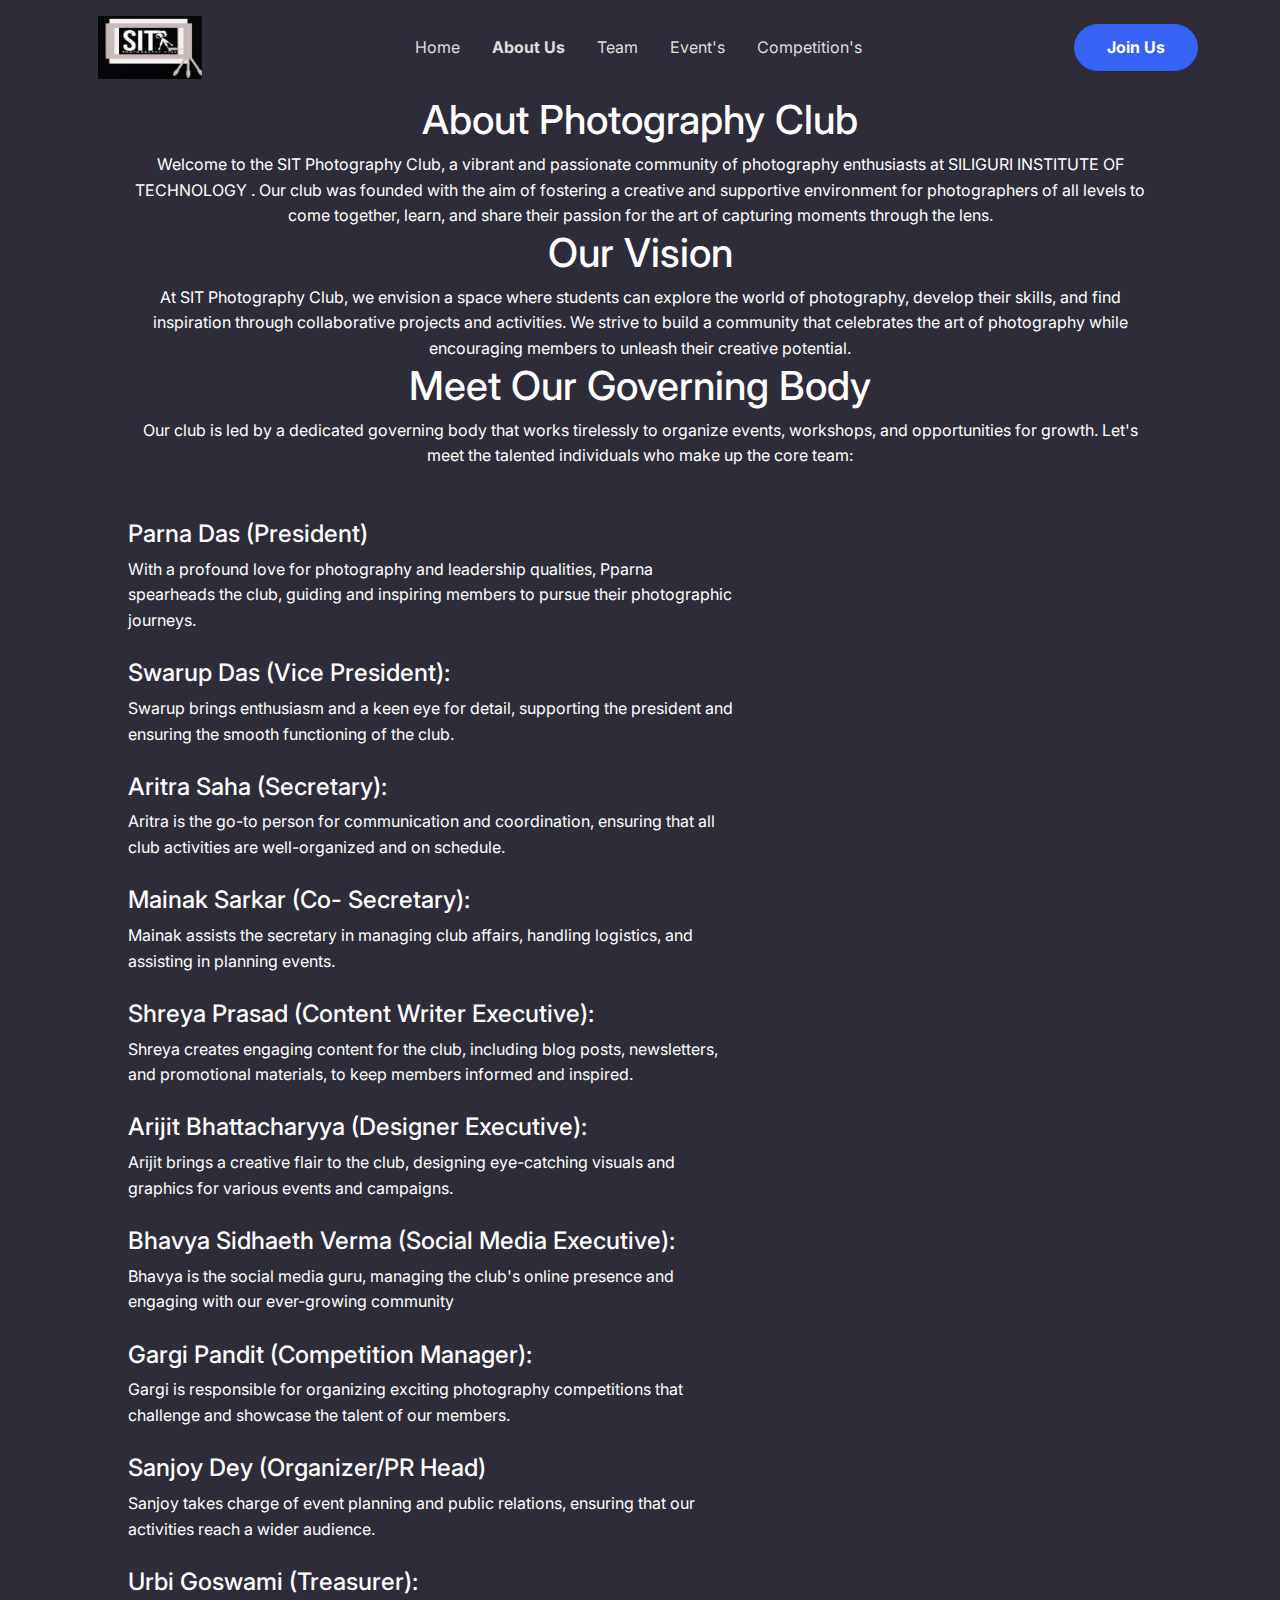
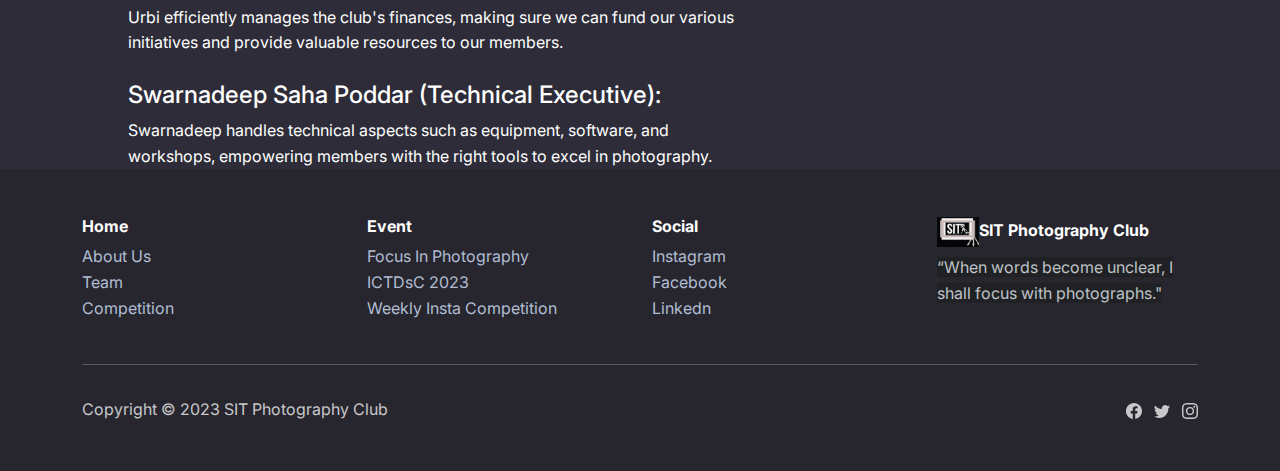
<file: about-us.html>
<!DOCTYPE html>
<html data-bs-theme="light" lang="en">

<head>
  <meta charset="utf-8">
  <meta name="viewport" content="width=device-width, initial-scale=1.0, shrink-to-fit=no">
  <title>Services - Brand</title>
  <link rel="stylesheet" href="assets/bootstrap/css/bootstrap.min.css?h=98121ceddb657cb87f50adae23abcecf">
  <link rel="stylesheet"
    href="https://fonts.googleapis.com/css?family=Inter:300italic,400italic,600italic,700italic,800italic,400,300,600,700,800&amp;display=swap">
  <link rel="stylesheet" href="assets/css/styles.min.css?h=c4794b4f8c37b33891da0130183ae6df">
</head>
<style>
.about-us-section{width:80%;margin:auto;text-align: center;}
.about-us-section-info{text-align: left;width: 60%;}
</style>
<body>
  <nav class="navbar navbar-expand-md sticky-top py-3 navbar-dark" id="mainNav">
    <div class="container"><a class="navbar-brand d-flex align-items-center" href="/"></a><button
        data-bs-toggle="collapse" class="navbar-toggler" data-bs-target="#navcol-1"><span
          class="navbar-toggler-icon"></span></button><img src="assets/img/logo.png?h=82f4610a185f2a4efa5eb78ada7ff27e"
        width="104" height="63">
      <div class="collapse navbar-collapse" id="navcol-1">
        <ul class="navbar-nav mx-auto">
          <li class="nav-item"><a class="nav-link" href="index.html">Home</a></li>
          <li class="nav-item"><a class="nav-link active nav-link" href="about-us.html">About Us</a></li>
          <li class="nav-item"><a class="nav-link nav-link" href="team.html">Team</a></li>
          <li class="nav-item"><a class="nav-link nav-link" href="event.html">Event's</a></li>
          <li class="nav-item"><a class="nav-link nav-link" href="competition.html">Competition's</a></li>
        </ul><button class="btn btn-primary" type="button">Join Us</button>
        <ul class="navbar-nav">
          <li class="nav-item"></li>
          <li class="nav-item"></li>
          <li class="nav-item"></li>
        </ul>
      </div>
    </div>
  </nav>
  <div class="about-us">
    <div class="about-us-section"style="">
      <h1 class="about-us-section-heading">About Photography Club</h1>
      <p1 class="about-us-section-text" >Welcome to the SIT Photography Club, a vibrant and passionate community of photography enthusiasts at SILIGURI INSTITUTE OF TECHNOLOGY . Our club was founded with the aim of fostering a creative and supportive environment for photographers of all levels to come together, learn, and share their passion for the art of capturing moments through the lens.</p1>
    </div>
    <div class="about-us-section"style="">
      <h1 class="about-us-section-heading">Our Vision</h1>
      <p1 class="about-us-section-text" >At SIT Photography Club, we envision a space where students can explore the world of photography, develop their skills, and find inspiration through collaborative projects and activities. We strive to build a community that celebrates the art of photography while encouraging members to unleash their creative potential.</p1>
    </div>
    <div class="about-us-section"style="">
      <h1 class="about-us-section-heading">Meet Our Governing Body</h1>
      <p1 class="about-us-section-text" >Our club is led by a dedicated governing body that works tirelessly to organize events, workshops, and opportunities for growth. Let's meet the talented individuals who make up the core team:
      </p1>
      <div class="about-us-section-info">
        <br /><br />
        <h4 class="about-us-section-heading">Parna Das (President)</h4>
        <p2 class="about-us-section-text">With a profound love for photography and leadership qualities, Pparna spearheads the club, guiding and inspiring members to pursue their photographic journeys.</p2>
        <br /><br />
        <h4 class="about-us-section-heading">Swarup Das (Vice President):</h4>
        <p2 class="about-us-section-text">Swarup brings enthusiasm and a keen eye for detail, supporting the president and ensuring the smooth functioning of the club.
        </p2>
        <br /><br />
        <h4 class="about-us-section-heading">Aritra Saha (Secretary):</h4>
        <p2 class="about-us-section-text">Aritra is the go-to person for communication and coordination, ensuring that all club activities are well-organized and on schedule.
        </p2>
        <br /><br />
        <h4 class="about-us-section-heading">Mainak Sarkar (Co- Secretary):</h4>
        <p2 class="about-us-section-text">Mainak assists the secretary in managing club affairs, handling logistics, and assisting in planning events.
        </p2>
        <br /><br />
        <h4 class="about-us-section-heading">Shreya Prasad (Content Writer Executive):</h4>
        <p2 class="about-us-section-text">Shreya creates engaging content for the club, including blog posts, newsletters, and promotional materials, to keep members informed and inspired.
        </p2>
        <br /><br />
        <h4 class="about-us-section-heading">Arijit Bhattacharyya (Designer Executive):</h4>
        <p2 class="about-us-section-text">Arijit brings a creative flair to the club, designing eye-catching visuals and graphics for various events and campaigns.
        </p2>
        <br /><br />
        <h4 class="about-us-section-heading">Bhavya Sidhaeth Verma (Social Media Executive): </h4>
        <p2 class="about-us-section-text">Bhavya is the social media guru, managing the club's online presence and engaging with our ever-growing community</p2>
        <br /><br />
        <h4 class="about-us-section-heading">Gargi Pandit (Competition Manager): </h4>
        <p2 class="about-us-section-text">Gargi is responsible for organizing exciting photography competitions that challenge and showcase the talent of our members.
        </p2>
        <br /><br />
        <h4 class="about-us-section-heading">Sanjoy Dey (Organizer/PR Head)</h4>
        <p2 class="about-us-section-text">Sanjoy takes charge of event planning and public relations, ensuring that our activities reach a wider audience.
        </p2>
        <br /><br />
        <h4 class="about-us-section-heading">Urbi Goswami (Treasurer):</h4>
        <p2 class="about-us-section-text">Urbi efficiently manages the club's finances, making sure we can fund our various initiatives and provide valuable resources to our members.
        </p2>
        <br /><br />
        <h4 class="about-us-section-heading">Swarnadeep Saha Poddar (Technical Executive):</h4>
        <p2 class="about-us-section-text">Swarnadeep handles technical aspects such as equipment, software, and workshops, empowering members with the right tools to excel in photography.
        </p2>
      </div>
    </div>
  </div>
  <footer class="bg-dark">
    <div class="container py-4 py-lg-5">
      <div class="row justify-content-center">
        <div class="col-sm-4 col-md-3 text-center text-lg-start d-flex flex-column">
          <h3 class="fs-6 fw-bold">Home</h3>
          <ul class="list-unstyled">
            <li><a href="about-us.html">About Us</a></li>
            <li><a href="team.html">Team</a></li>
            <li><a href="competition.html">Competition</a></li>
          </ul>
        </div>
        <div class="col-sm-4 col-md-3 text-center text-lg-start d-flex flex-column">
          <h3 class="fs-6 fw-bold">Event</h3>
          <ul class="list-unstyled">
            <li><a href="#">Focus In Photography</a></li>
            <li><a href="#">ICTDsC 2023</a></li>
            <li><a href="#">Weekly Insta Competition</a></li>
          </ul>
        </div>
        <div class="col-sm-4 col-md-3 text-center text-lg-start d-flex flex-column">
          <h3 class="fs-6 fw-bold">Social</h3>
          <ul class="list-unstyled">
            <li><a href="https://www.instagram.com/sitphotoclub/">Instagram</a></li>
            <li><a href="https://www.facebook.com/sitphotographyclubofficial/">Facebook</a></li>
            <li><a href="https://in.linkedin.com/company/sit-photography-club">Linkedn&nbsp;</a></li>
          </ul>
        </div>
        <div
          class="col-lg-3 text-center text-lg-start d-flex flex-column align-items-center order-first align-items-lg-start order-lg-last">
          <div class="fw-bold d-flex align-items-center mb-2"><span><img
                src="assets/img/logo.png?h=82f4610a185f2a4efa5eb78ada7ff27e" width="42" height="30">SIT Photography
              Club</span></div>
          <p class="text-muted"><span style="color: rgb(189, 193, 198); background-color: rgb(32, 33, 36);">“When words
              become unclear, I shall focus with photographs."</span><br><br></p>
        </div>
      </div>
      <hr>
      <div class="text-muted d-flex justify-content-between align-items-center pt-3">
        <p class="mb-0">Copyright © 2023 SIT Photography Club</p>
        <ul class="list-inline mb-0">
          <li class="list-inline-item"><svg xmlns="http://www.w3.org/2000/svg" width="1em" height="1em"
              fill="currentColor" viewBox="0 0 16 16" class="bi bi-facebook">
              <path
                d="M16 8.049c0-4.446-3.582-8.05-8-8.05C3.58 0-.002 3.603-.002 8.05c0 4.017 2.926 7.347 6.75 7.951v-5.625h-2.03V8.05H6.75V6.275c0-2.017 1.195-3.131 3.022-3.131.876 0 1.791.157 1.791.157v1.98h-1.009c-.993 0-1.303.621-1.303 1.258v1.51h2.218l-.354 2.326H9.25V16c3.824-.604 6.75-3.934 6.75-7.951z">
              </path>
            </svg></li>
          <li class="list-inline-item"><svg xmlns="http://www.w3.org/2000/svg" width="1em" height="1em"
              fill="currentColor" viewBox="0 0 16 16" class="bi bi-twitter">
              <path
                d="M5.026 15c6.038 0 9.341-5.003 9.341-9.334 0-.14 0-.282-.006-.422A6.685 6.685 0 0 0 16 3.542a6.658 6.658 0 0 1-1.889.518 3.301 3.301 0 0 0 1.447-1.817 6.533 6.533 0 0 1-2.087.793A3.286 3.286 0 0 0 7.875 6.03a9.325 9.325 0 0 1-6.767-3.429 3.289 3.289 0 0 0 1.018 4.382A3.323 3.323 0 0 1 .64 6.575v.045a3.288 3.288 0 0 0 2.632 3.218 3.203 3.203 0 0 1-.865.115 3.23 3.23 0 0 1-.614-.057 3.283 3.283 0 0 0 3.067 2.277A6.588 6.588 0 0 1 .78 13.58a6.32 6.32 0 0 1-.78-.045A9.344 9.344 0 0 0 5.026 15z">
              </path>
            </svg></li>
          <li class="list-inline-item"><svg xmlns="http://www.w3.org/2000/svg" width="1em" height="1em"
              fill="currentColor" viewBox="0 0 16 16" class="bi bi-instagram">
              <path
                d="M8 0C5.829 0 5.556.01 4.703.048 3.85.088 3.269.222 2.76.42a3.917 3.917 0 0 0-1.417.923A3.927 3.927 0 0 0 .42 2.76C.222 3.268.087 3.85.048 4.7.01 5.555 0 5.827 0 8.001c0 2.172.01 2.444.048 3.297.04.852.174 1.433.372 1.942.205.526.478.972.923 1.417.444.445.89.719 1.416.923.51.198 1.09.333 1.942.372C5.555 15.99 5.827 16 8 16s2.444-.01 3.298-.048c.851-.04 1.434-.174 1.943-.372a3.916 3.916 0 0 0 1.416-.923c.445-.445.718-.891.923-1.417.197-.509.332-1.09.372-1.942C15.99 10.445 16 10.173 16 8s-.01-2.445-.048-3.299c-.04-.851-.175-1.433-.372-1.941a3.926 3.926 0 0 0-.923-1.417A3.911 3.911 0 0 0 13.24.42c-.51-.198-1.092-.333-1.943-.372C10.443.01 10.172 0 7.998 0h.003zm-.717 1.442h.718c2.136 0 2.389.007 3.232.046.78.035 1.204.166 1.486.275.373.145.64.319.92.599.28.28.453.546.598.92.11.281.24.705.275 1.485.039.843.047 1.096.047 3.231s-.008 2.389-.047 3.232c-.035.78-.166 1.203-.275 1.485a2.47 2.47 0 0 1-.599.919c-.28.28-.546.453-.92.598-.28.11-.704.24-1.485.276-.843.038-1.096.047-3.232.047s-2.39-.009-3.233-.047c-.78-.036-1.203-.166-1.485-.276a2.478 2.478 0 0 1-.92-.598 2.48 2.48 0 0 1-.6-.92c-.109-.281-.24-.705-.275-1.485-.038-.843-.046-1.096-.046-3.233 0-2.136.008-2.388.046-3.231.036-.78.166-1.204.276-1.486.145-.373.319-.64.599-.92.28-.28.546-.453.92-.598.282-.11.705-.24 1.485-.276.738-.034 1.024-.044 2.515-.045v.002zm4.988 1.328a.96.96 0 1 0 0 1.92.96.96 0 0 0 0-1.92zm-4.27 1.122a4.109 4.109 0 1 0 0 8.217 4.109 4.109 0 0 0 0-8.217zm0 1.441a2.667 2.667 0 1 1 0 5.334 2.667 2.667 0 0 1 0-5.334z">
              </path>
            </svg></li>
        </ul>
      </div>
    </div>
  </footer>
  <script src="assets/bootstrap/js/bootstrap.min.js?h=b4349cf7232e6b66621e089f2b9beee5"></script>
  <script src="assets/js/script.min.js?h=9a9b12d9479055b6ccf322643488f6dd"></script>
</body>
</html>
</file>
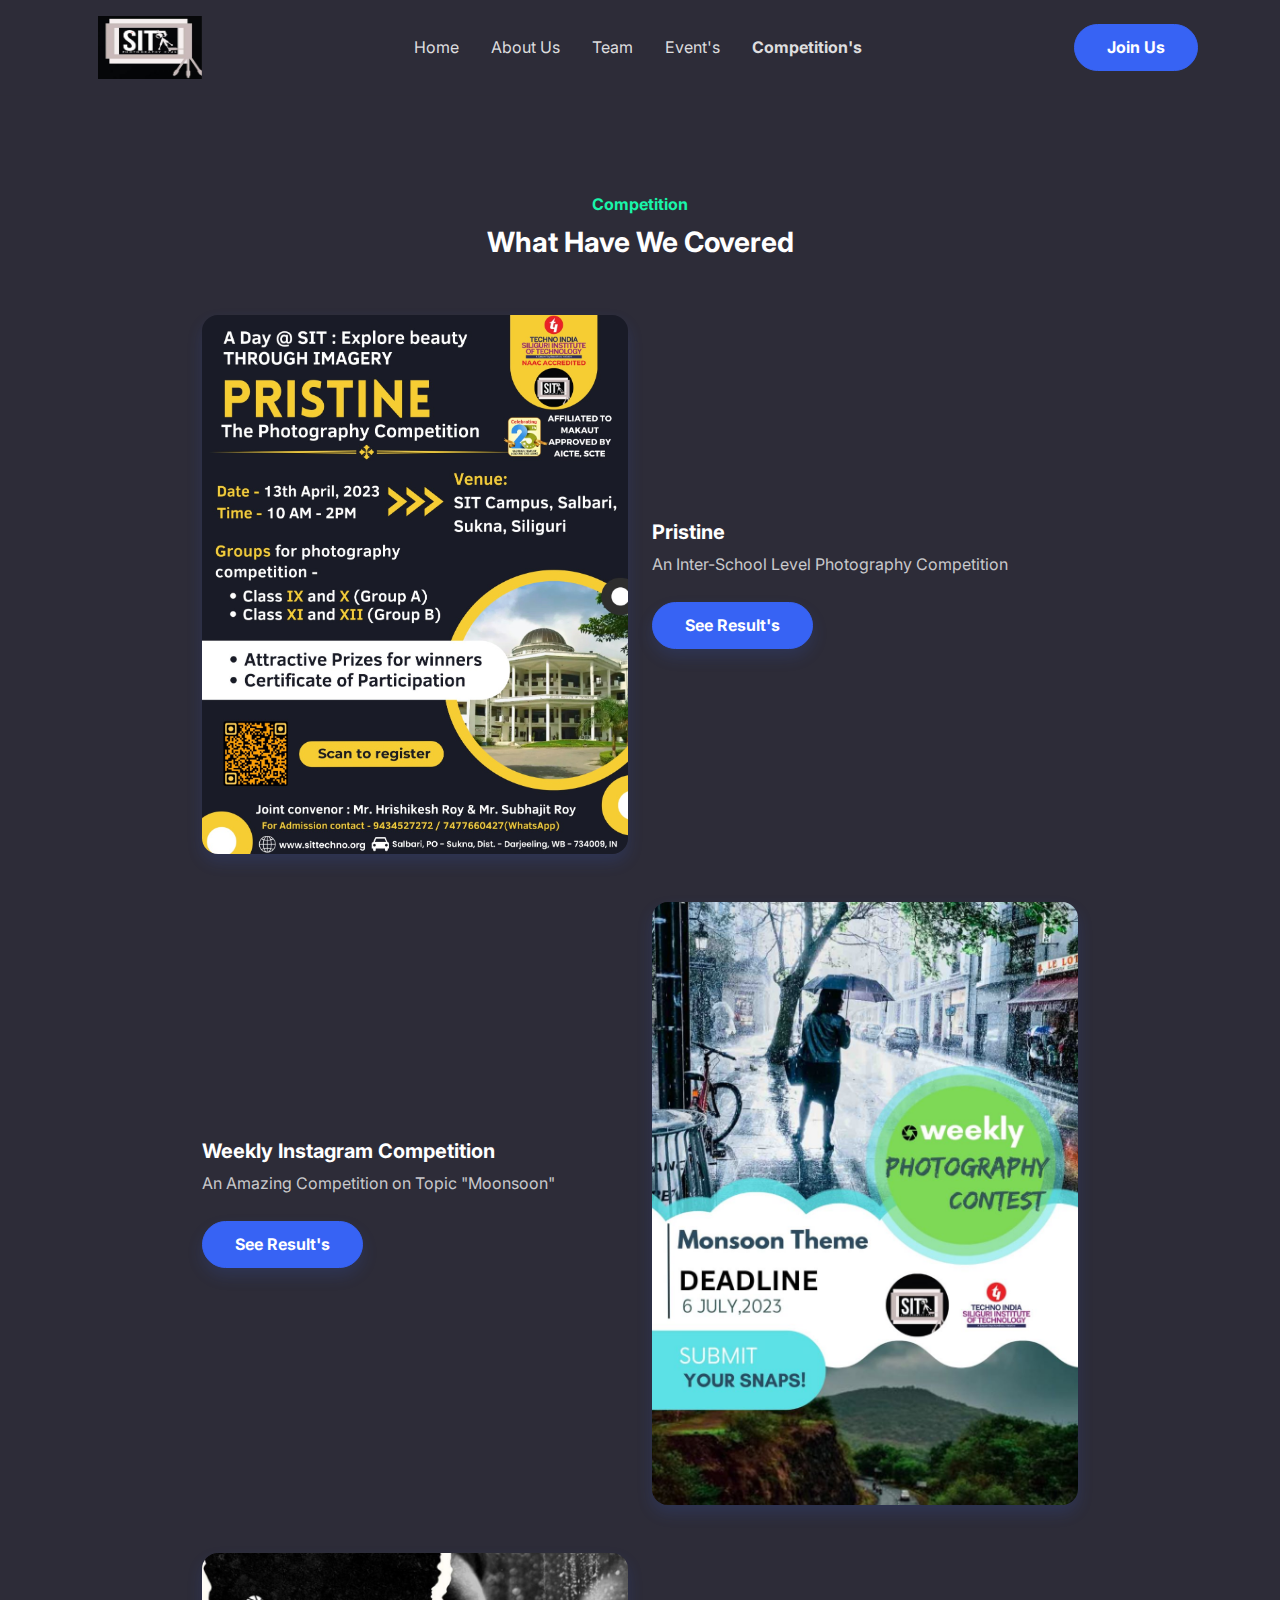
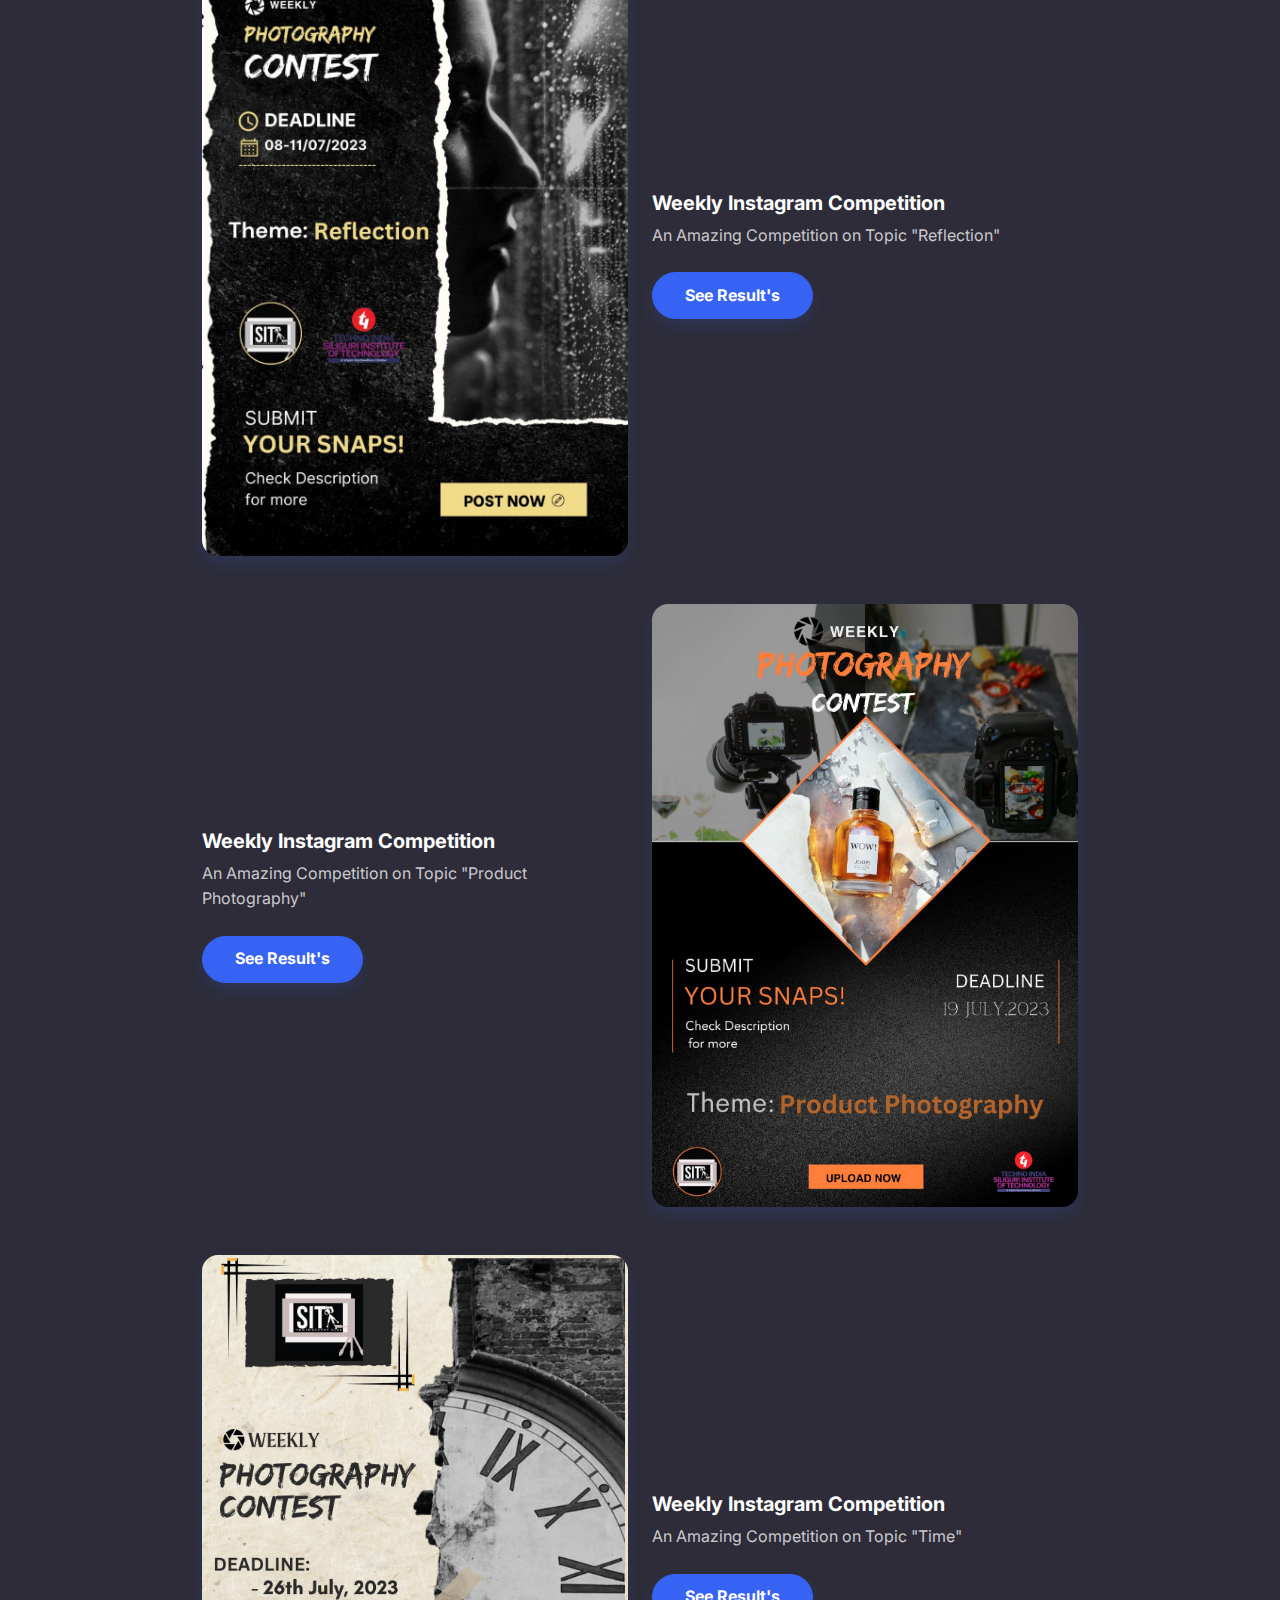
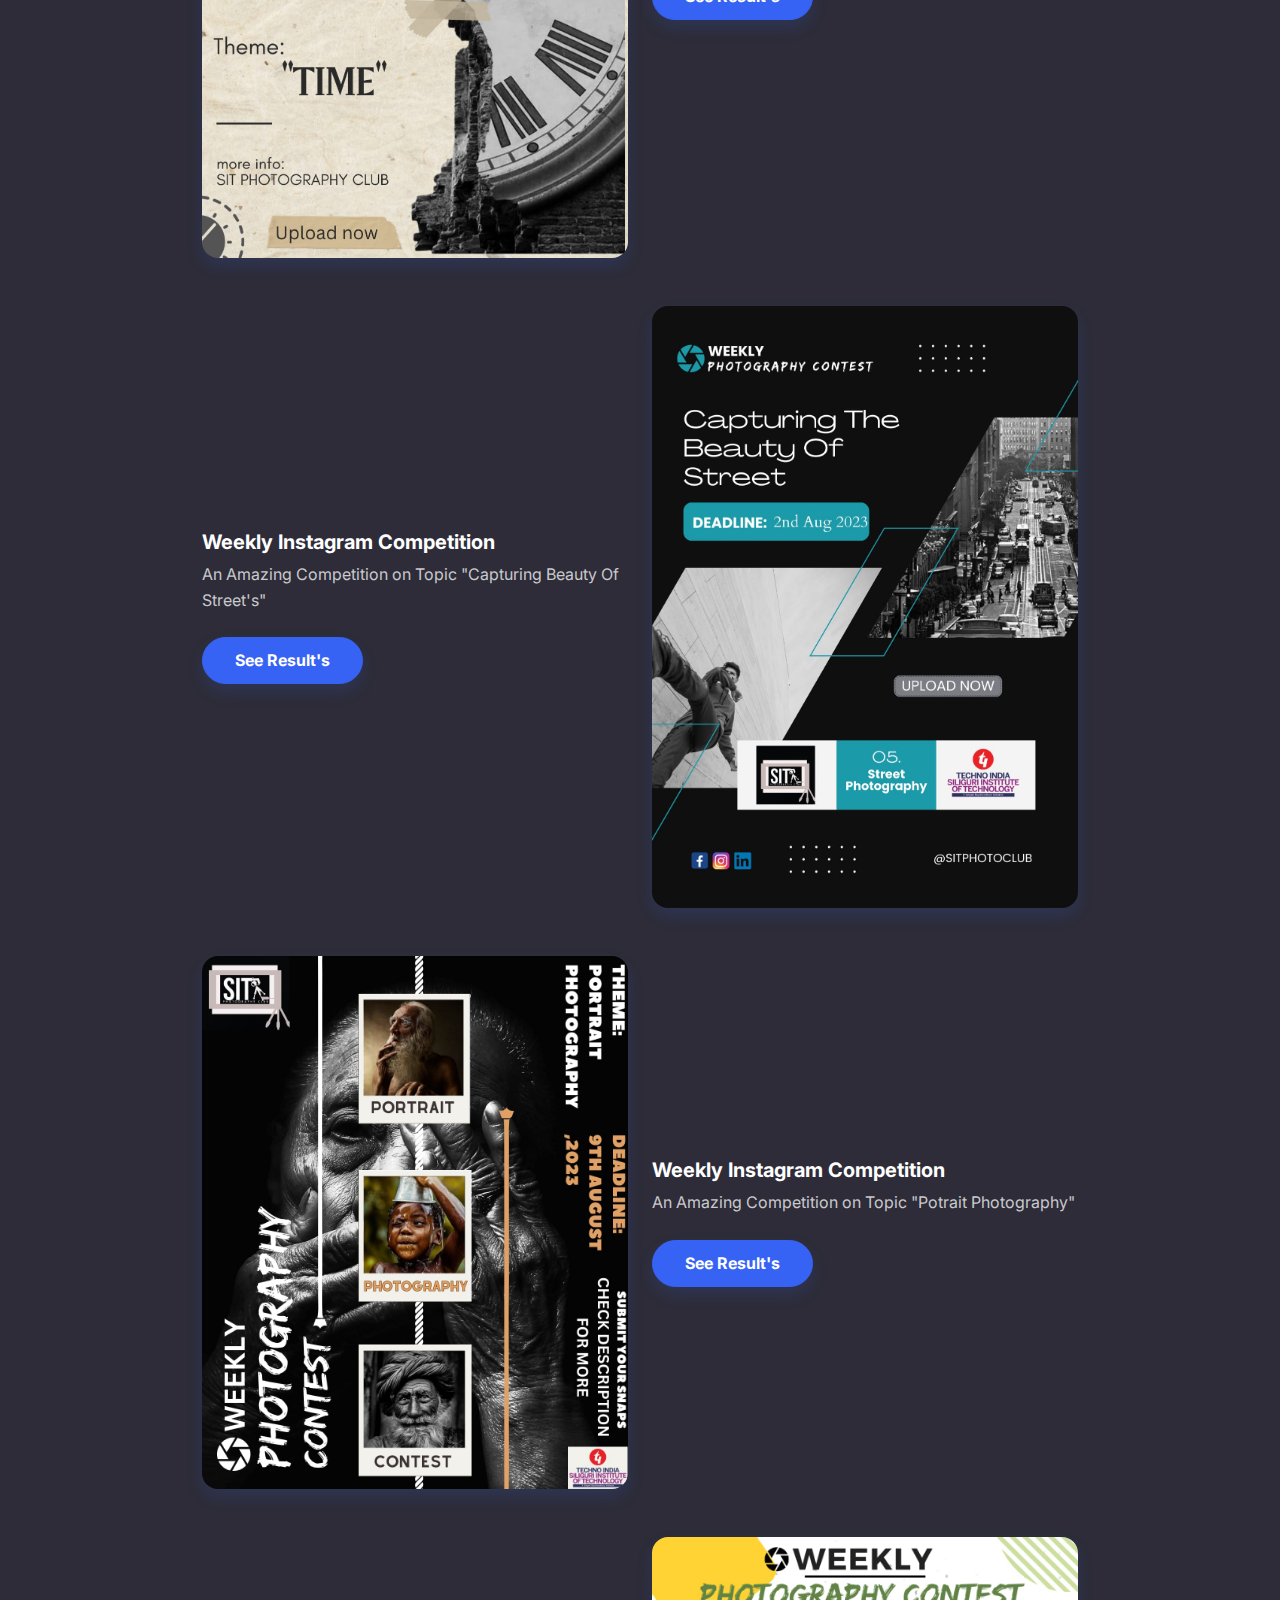
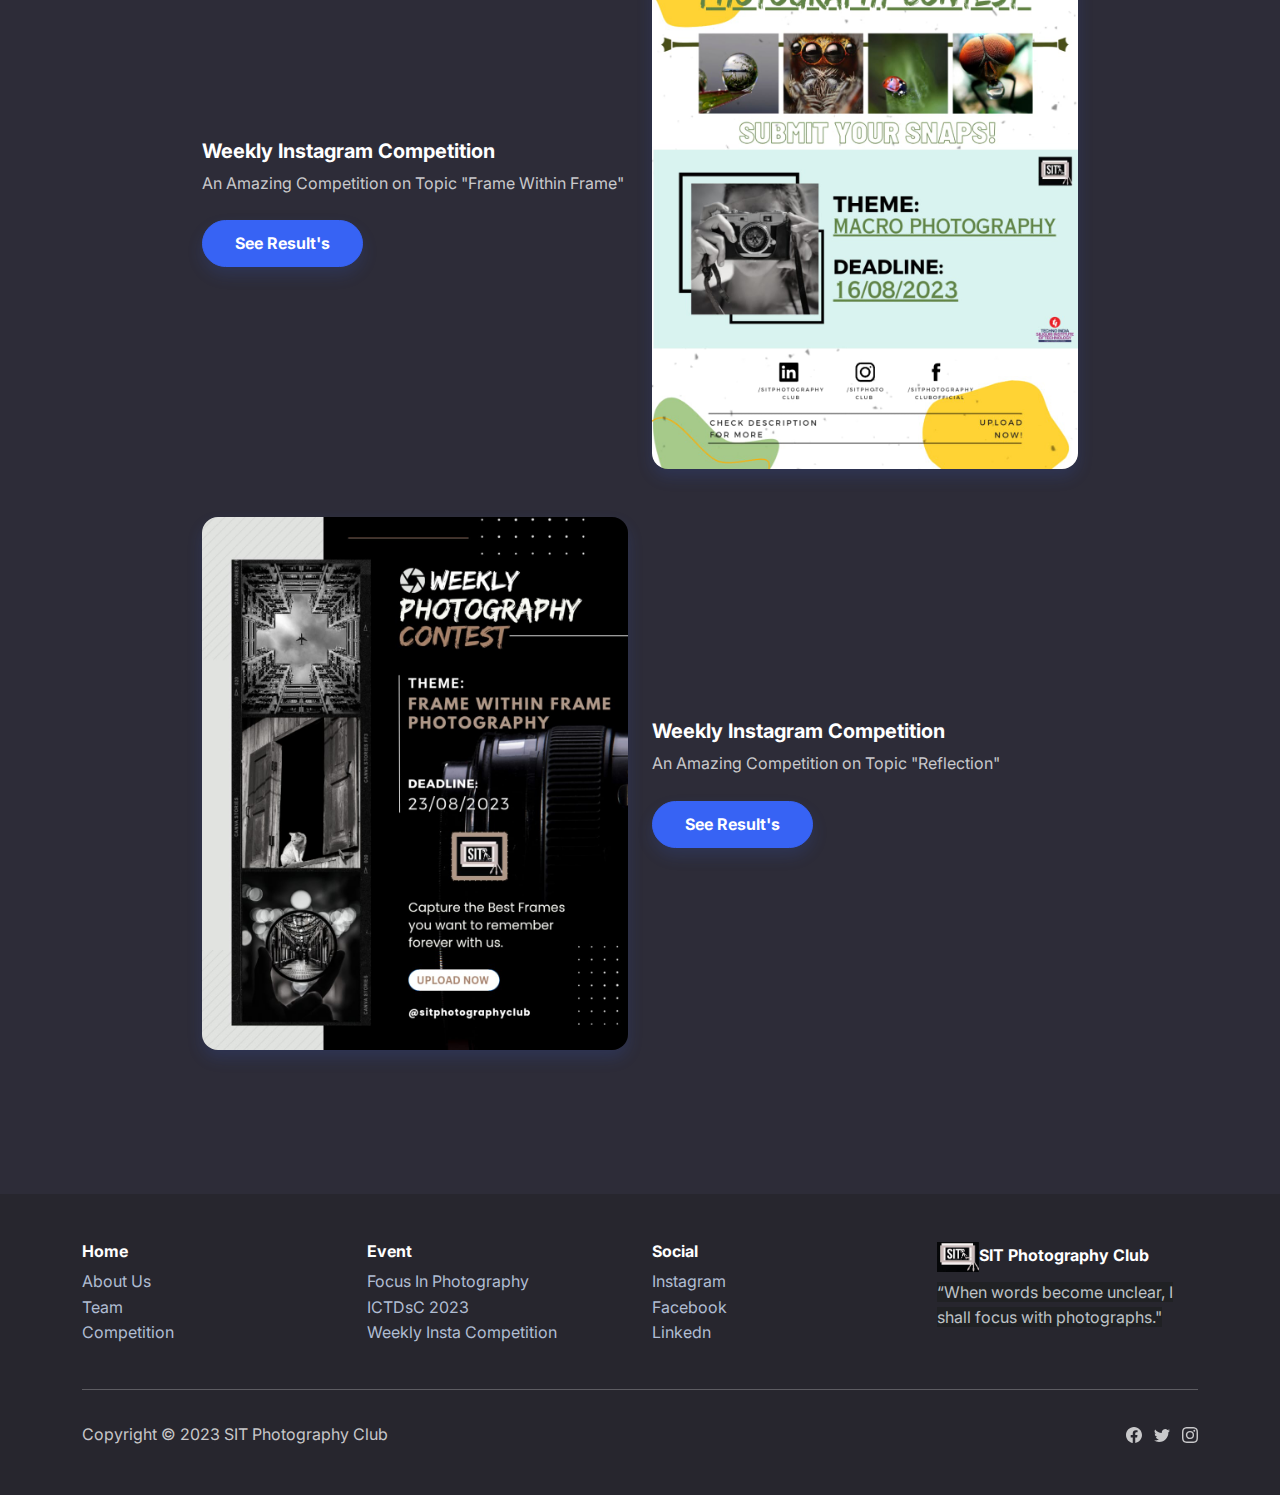
<file: competition.html>
<!DOCTYPE html>
<html data-bs-theme="light" lang="en">

<head>
  <meta charset="utf-8">
  <meta name="viewport" content="width=device-width, initial-scale=1.0, shrink-to-fit=no">
  <title>Competition</title>
  <link rel="stylesheet" href="assets/bootstrap/css/bootstrap.min.css?h=98121ceddb657cb87f50adae23abcecf">
  <link rel="stylesheet"
    href="https://fonts.googleapis.com/css?family=Inter:300italic,400italic,600italic,700italic,800italic,400,300,600,700,800&amp;display=swap">
  <link rel="stylesheet" href="assets/css/styles.min.css?h=c4794b4f8c37b33891da0130183ae6df">
</head>

<body>
  <nav class="navbar navbar-expand-md sticky-top py-3 navbar-dark" id="mainNav">
    <div class="container"><a class="navbar-brand d-flex align-items-center" href="/"></a><button
        data-bs-toggle="collapse" class="navbar-toggler" data-bs-target="#navcol-1"><span
          class="navbar-toggler-icon"></span></button><img src="assets/img/logo.png?h=82f4610a185f2a4efa5eb78ada7ff27e"
        width="104" height="63">
      <div class="collapse navbar-collapse" id="navcol-1">
        <ul class="navbar-nav mx-auto">
          <li class="nav-item"><a class="nav-link" href="index.html">Home</a></li>
          <li class="nav-item"><a class="nav-link nav-link" href="about-us.html">About Us</a></li>
          <li class="nav-item"><a class="nav-link nav-link" href="team.html">Team</a></li>
          <li class="nav-item"><a class="nav-link nav-link" href="event.html">Event's</a></li>
          <li class="nav-item"><a class="nav-link active nav-link" href="competition.html">Competition's</a></li>
        </ul><button class="btn btn-primary" type="button">Join Us</button>
        <ul class="navbar-nav">
          <li class="nav-item"></li>
          <li class="nav-item"></li>
          <li class="nav-item"></li>
        </ul>
      </div>
    </div>
  </nav>
<section>
  <section class="py-5">
    <div class="container py-5">
      <div class="row mb-4 mb-lg-5">
        <div class="col-md-8 col-xl-6 text-center mx-auto">
          <p class="fw-bold text-success mb-2">Competition</p>
          <h3 class="fw-bold">What Have We Covered</h3>
        </div>
      </div>
      <div class="row row-cols-1 row-cols-md-2 mx-auto" style="max-width: 900px;">
        <div class="col mb-5"><img class="rounded img-fluid shadow"
            src="competition/pristine.jpg"></div>
        <div class="col d-md-flex align-items-md-end align-items-lg-center mb-5">
          <div>
            <h5 class="fw-bold">Pristine&nbsp;</h5>
            <p class="text-muted mb-4">An Inter-School Level Photography Competition</p><a class="btn btn-primary shadow" type="button" href="">See Result's</a>
          </div>
        </div>
      </div>
      <div class="row row-cols-1 row-cols-md-2 mx-auto" style="max-width: 900px;">
        <div class="col order-md-last mb-5"><img class="rounded img-fluid shadow"
            src="competition/1.jpg"></div>
        <div class="col d-md-flex align-items-md-end align-items-lg-center mb-5">
          <div>
            <h5 class="fw-bold">Weekly Instagram Competition&nbsp;</h5>
            <p class="text-muted mb-4">An Amazing Competition on Topic "Moonsoon"</p><a class="btn btn-primary shadow" type="button" href="https://www.instagram.com/p/CuHUswzpQ4f/?igshid=MzRlODBiNWFlZA==">See Result's</a>
          </div>
        </div>
      </div>
      <div class="row row-cols-1 row-cols-md-2 mx-auto" style="max-width: 900px;">
        <div class="col mb-5"><img class="rounded img-fluid shadow"
            src="competition/2.jpg"></div>
        <div class="col d-md-flex align-items-md-end align-items-lg-center mb-5">
          <div>
            <h5 class="fw-bold">Weekly Instagram Competition&nbsp;</h5>
            <p class="text-muted mb-4">An Amazing Competition on Topic "Reflection"</p><a class="btn btn-primary shadow" type="button" href="https://www.instagram.com/p/CuZXrBOpI8A/?igshid=MzRlODBiNWFlZA==">See Result's</a>
          </div>
        </div>
      </div>
      <div class="row row-cols-1 row-cols-md-2 mx-auto" style="max-width: 900px;">
        <div class="col order-md-last mb-5"><img class="rounded img-fluid shadow"
            src="competition/3.jpg"></div>
        <div class="col d-md-flex align-items-md-end align-items-lg-center mb-5">
          <div>
            <h5 class="fw-bold">Weekly Instagram Competition&nbsp;</h5>
            <p class="text-muted mb-4">An Amazing Competition on Topic "Product Photography"</p><a class="btn btn-primary shadow" type="button" href="https://www.instagram.com/p/CurdlyeRJID/?igshid=MzRlODBiNWFlZA==">See Result's</a>
          </div>
        </div>
      </div>
      <div class="row row-cols-1 row-cols-md-2 mx-auto" style="max-width: 900px;">
        <div class="col mb-5"><img class="rounded img-fluid shadow"
            src="competition/4.jpg"></div>
        <div class="col d-md-flex align-items-md-end align-items-lg-center mb-5">
          <div>
            <h5 class="fw-bold">Weekly Instagram Competition&nbsp;</h5>
            <p class="text-muted mb-4">An Amazing Competition on Topic "Time"</p><a class="btn btn-primary shadow" type="button" href="https://www.instagram.com/p/Cu9gN5pRvrG/?igshid=MzRlODBiNWFlZA==">See Result's</a>
          </div>
        </div>
      </div>
      <div class="row row-cols-1 row-cols-md-2 mx-auto" style="max-width: 900px;">
        <div class="col order-md-last mb-5"><img class="rounded img-fluid shadow"
            src="competition/5.jpg"></div>
        <div class="col d-md-flex align-items-md-end align-items-lg-center mb-5">
          <div>
            <h5 class="fw-bold">Weekly Instagram Competition&nbsp;</h5>
            <p class="text-muted mb-4">An Amazing Competition on Topic "Capturing Beauty Of Street's"</p><a class="btn btn-primary shadow" type="button" href="https://www.instagram.com/p/CvPRdShRjqI/?igshid=MzRlODBiNWFlZA==">See Result's</a>
          </div>
        </div>
      </div>
      <div class="row row-cols-1 row-cols-md-2 mx-auto" style="max-width: 900px;">
        <div class="col mb-5"><img class="rounded img-fluid shadow"
            src="competition/6.jpg"></div>
        <div class="col d-md-flex align-items-md-end align-items-lg-center mb-5">
          <div>
            <h5 class="fw-bold">Weekly Instagram Competition&nbsp;</h5>
            <p class="text-muted mb-4">An Amazing Competition on Topic "Potrait Photography"</p><a class="btn btn-primary shadow" type="button" href="https://www.instagram.com/p/CvhhNDVRaBl/?igshid=MzRlODBiNWFlZA==">See Result's</a>
          </div>
        </div>
      </div>
      <div class="row row-cols-1 row-cols-md-2 mx-auto" style="max-width: 900px;">
        <div class="col order-md-last mb-5"><img class="rounded img-fluid shadow"
            src="competition/7.jpg"></div>
        <div class="col d-md-flex align-items-md-end align-items-lg-center mb-5">
          <div>
            <h5 class="fw-bold">Weekly Instagram Competition&nbsp;</h5>
            <p class="text-muted mb-4">An Amazing Competition on Topic "Frame Within Frame"</p><a class="btn btn-primary shadow" type="button" href="https://www.instagram.com/p/CvzUMiOxkoa/?igshid=MzRlODBiNWFlZA==">See Result's</a>
          </div>
        </div>
      </div>
      <div class="row row-cols-1 row-cols-md-2 mx-auto" style="max-width: 900px;">
        <div class="col mb-5"><img class="rounded img-fluid shadow"
            src="competition/8.jpg"></div>
        <div class="col d-md-flex align-items-md-end align-items-lg-center mb-5">
          <div>
            <h5 class="fw-bold">Weekly Instagram Competition&nbsp;</h5>
            <p class="text-muted mb-4">An Amazing Competition on Topic "Reflection"</p><a class="btn btn-primary shadow" type="button" href="">See Result's</a>
          </div>
        </div>
      </div>
      
    </div>
  </section>

</div>
</section>
  <footer class="bg-dark">
    <div class="container py-4 py-lg-5">
      <div class="row justify-content-center">
        <div class="col-sm-4 col-md-3 text-center text-lg-start d-flex flex-column">
          <h3 class="fs-6 fw-bold">Home</h3>
          <ul class="list-unstyled">
            <li><a href="about-us.html">About Us</a></li>
            <li><a href="team.html">Team</a></li>
            <li><a href="competition.html">Competition</a></li>
          </ul>
        </div>
        <div class="col-sm-4 col-md-3 text-center text-lg-start d-flex flex-column">
          <h3 class="fs-6 fw-bold">Event</h3>
          <ul class="list-unstyled">
            <li><a href="#">Focus In Photography</a></li>
            <li><a href="#">ICTDsC 2023</a></li>
            <li><a href="#">Weekly Insta Competition</a></li>
          </ul>
        </div>
        <div class="col-sm-4 col-md-3 text-center text-lg-start d-flex flex-column">
          <h3 class="fs-6 fw-bold">Social</h3>
          <ul class="list-unstyled">
            <li><a href="https://www.instagram.com/sitphotoclub/">Instagram</a></li>
            <li><a href="https://www.facebook.com/sitphotographyclubofficial/">Facebook</a></li>
            <li><a href="https://in.linkedin.com/company/sit-photography-club">Linkedn&nbsp;</a></li>
          </ul>
        </div>
        <div
          class="col-lg-3 text-center text-lg-start d-flex flex-column align-items-center order-first align-items-lg-start order-lg-last">
          <div class="fw-bold d-flex align-items-center mb-2"><span><img
                src="assets/img/logo.png?h=82f4610a185f2a4efa5eb78ada7ff27e" width="42" height="30">SIT Photography
              Club</span></div>
          <p class="text-muted"><span style="color: rgb(189, 193, 198); background-color: rgb(32, 33, 36);">“When words
              become unclear, I shall focus with photographs."</span><br><br></p>
        </div>
      </div>
      <hr>
      <div class="text-muted d-flex justify-content-between align-items-center pt-3">
        <p class="mb-0">Copyright © 2023 SIT Photography Club</p>
        <ul class="list-inline mb-0">
          <li class="list-inline-item"><svg xmlns="http://www.w3.org/2000/svg" width="1em" height="1em"
              fill="currentColor" viewBox="0 0 16 16" class="bi bi-facebook">
              <path
                d="M16 8.049c0-4.446-3.582-8.05-8-8.05C3.58 0-.002 3.603-.002 8.05c0 4.017 2.926 7.347 6.75 7.951v-5.625h-2.03V8.05H6.75V6.275c0-2.017 1.195-3.131 3.022-3.131.876 0 1.791.157 1.791.157v1.98h-1.009c-.993 0-1.303.621-1.303 1.258v1.51h2.218l-.354 2.326H9.25V16c3.824-.604 6.75-3.934 6.75-7.951z">
              </path>
            </svg></li>
          <li class="list-inline-item"><svg xmlns="http://www.w3.org/2000/svg" width="1em" height="1em"
              fill="currentColor" viewBox="0 0 16 16" class="bi bi-twitter">
              <path
                d="M5.026 15c6.038 0 9.341-5.003 9.341-9.334 0-.14 0-.282-.006-.422A6.685 6.685 0 0 0 16 3.542a6.658 6.658 0 0 1-1.889.518 3.301 3.301 0 0 0 1.447-1.817 6.533 6.533 0 0 1-2.087.793A3.286 3.286 0 0 0 7.875 6.03a9.325 9.325 0 0 1-6.767-3.429 3.289 3.289 0 0 0 1.018 4.382A3.323 3.323 0 0 1 .64 6.575v.045a3.288 3.288 0 0 0 2.632 3.218 3.203 3.203 0 0 1-.865.115 3.23 3.23 0 0 1-.614-.057 3.283 3.283 0 0 0 3.067 2.277A6.588 6.588 0 0 1 .78 13.58a6.32 6.32 0 0 1-.78-.045A9.344 9.344 0 0 0 5.026 15z">
              </path>
            </svg></li>
          <li class="list-inline-item"><svg xmlns="http://www.w3.org/2000/svg" width="1em" height="1em"
              fill="currentColor" viewBox="0 0 16 16" class="bi bi-instagram">
              <path
                d="M8 0C5.829 0 5.556.01 4.703.048 3.85.088 3.269.222 2.76.42a3.917 3.917 0 0 0-1.417.923A3.927 3.927 0 0 0 .42 2.76C.222 3.268.087 3.85.048 4.7.01 5.555 0 5.827 0 8.001c0 2.172.01 2.444.048 3.297.04.852.174 1.433.372 1.942.205.526.478.972.923 1.417.444.445.89.719 1.416.923.51.198 1.09.333 1.942.372C5.555 15.99 5.827 16 8 16s2.444-.01 3.298-.048c.851-.04 1.434-.174 1.943-.372a3.916 3.916 0 0 0 1.416-.923c.445-.445.718-.891.923-1.417.197-.509.332-1.09.372-1.942C15.99 10.445 16 10.173 16 8s-.01-2.445-.048-3.299c-.04-.851-.175-1.433-.372-1.941a3.926 3.926 0 0 0-.923-1.417A3.911 3.911 0 0 0 13.24.42c-.51-.198-1.092-.333-1.943-.372C10.443.01 10.172 0 7.998 0h.003zm-.717 1.442h.718c2.136 0 2.389.007 3.232.046.78.035 1.204.166 1.486.275.373.145.64.319.92.599.28.28.453.546.598.92.11.281.24.705.275 1.485.039.843.047 1.096.047 3.231s-.008 2.389-.047 3.232c-.035.78-.166 1.203-.275 1.485a2.47 2.47 0 0 1-.599.919c-.28.28-.546.453-.92.598-.28.11-.704.24-1.485.276-.843.038-1.096.047-3.232.047s-2.39-.009-3.233-.047c-.78-.036-1.203-.166-1.485-.276a2.478 2.478 0 0 1-.92-.598 2.48 2.48 0 0 1-.6-.92c-.109-.281-.24-.705-.275-1.485-.038-.843-.046-1.096-.046-3.233 0-2.136.008-2.388.046-3.231.036-.78.166-1.204.276-1.486.145-.373.319-.64.599-.92.28-.28.546-.453.92-.598.282-.11.705-.24 1.485-.276.738-.034 1.024-.044 2.515-.045v.002zm4.988 1.328a.96.96 0 1 0 0 1.92.96.96 0 0 0 0-1.92zm-4.27 1.122a4.109 4.109 0 1 0 0 8.217 4.109 4.109 0 0 0 0-8.217zm0 1.441a2.667 2.667 0 1 1 0 5.334 2.667 2.667 0 0 1 0-5.334z">
              </path>
            </svg></li>
        </ul>
      </div>
    </div>
  </footer>
  <script src="assets/bootstrap/js/bootstrap.min.js?h=b4349cf7232e6b66621e089f2b9beee5"></script>
  <script src="assets/js/script.min.js?h=9a9b12d9479055b6ccf322643488f6dd"></script>
</body>

</html>
</file>
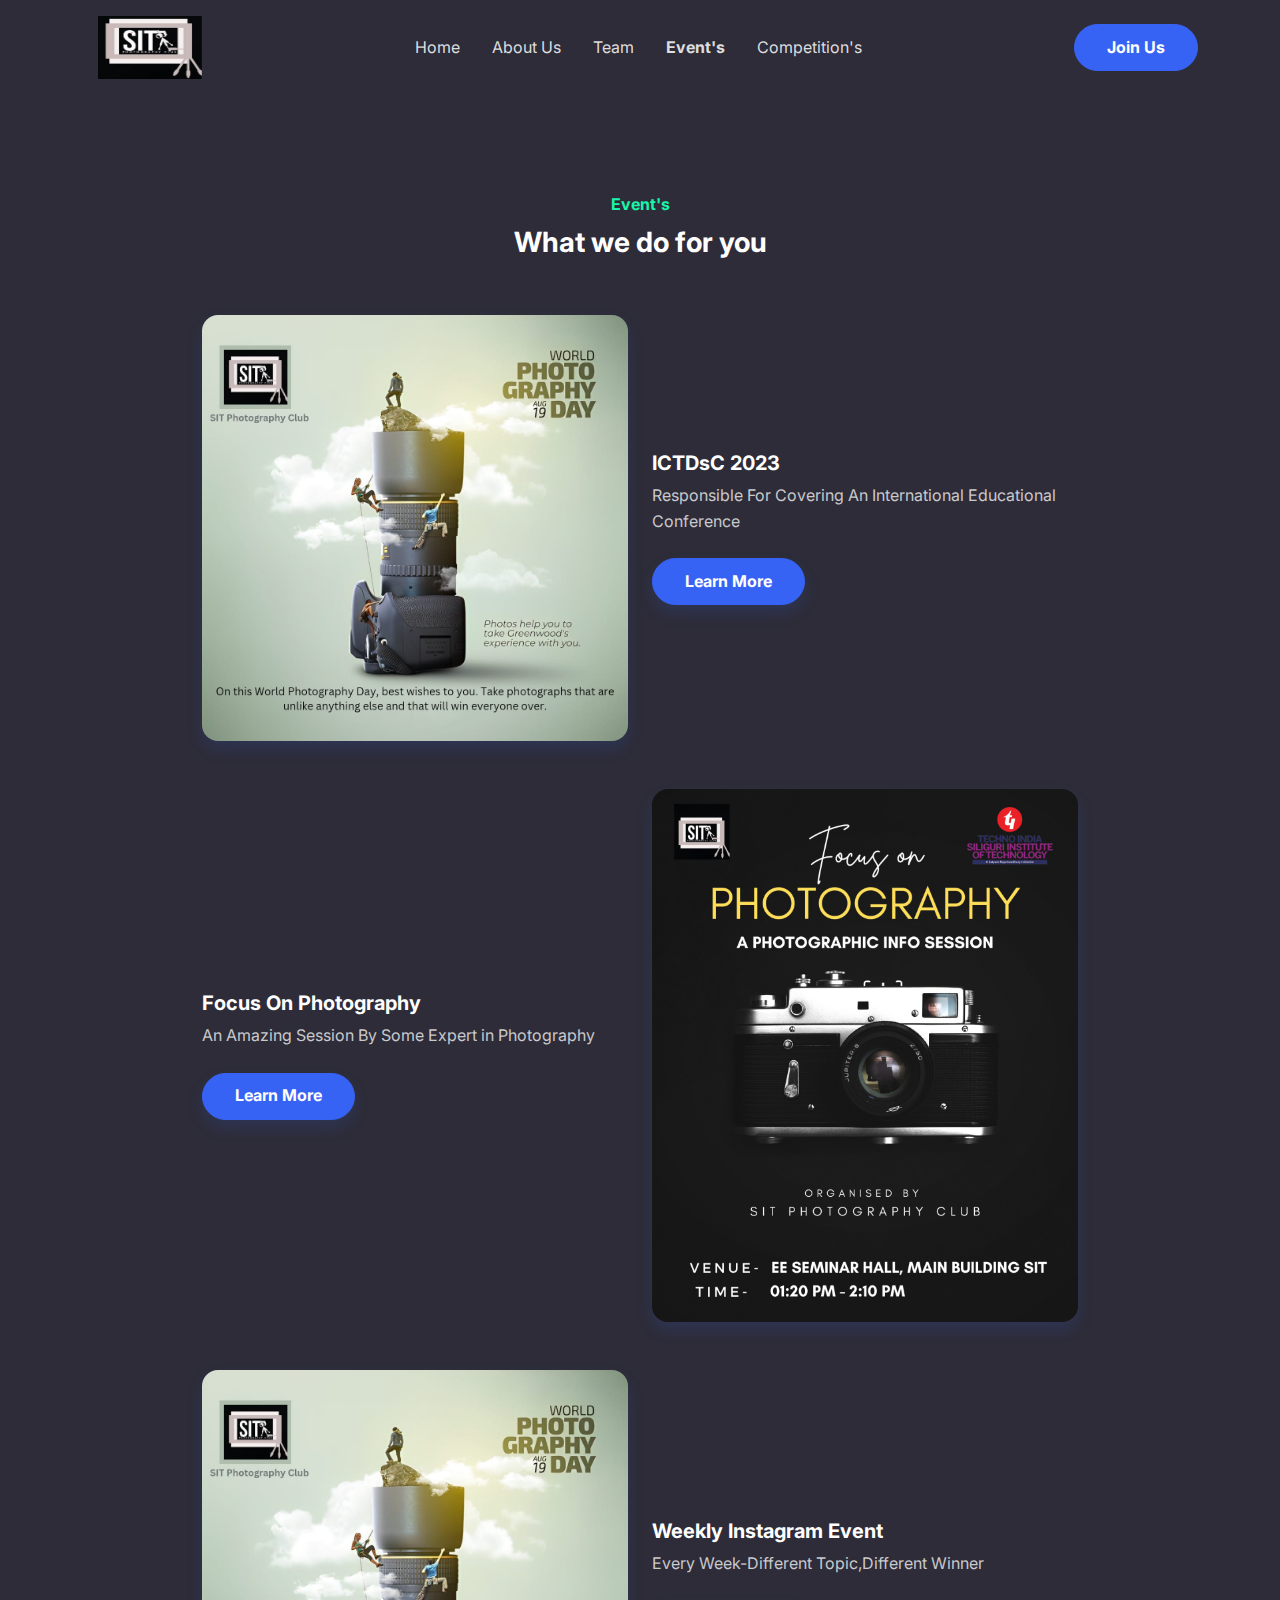
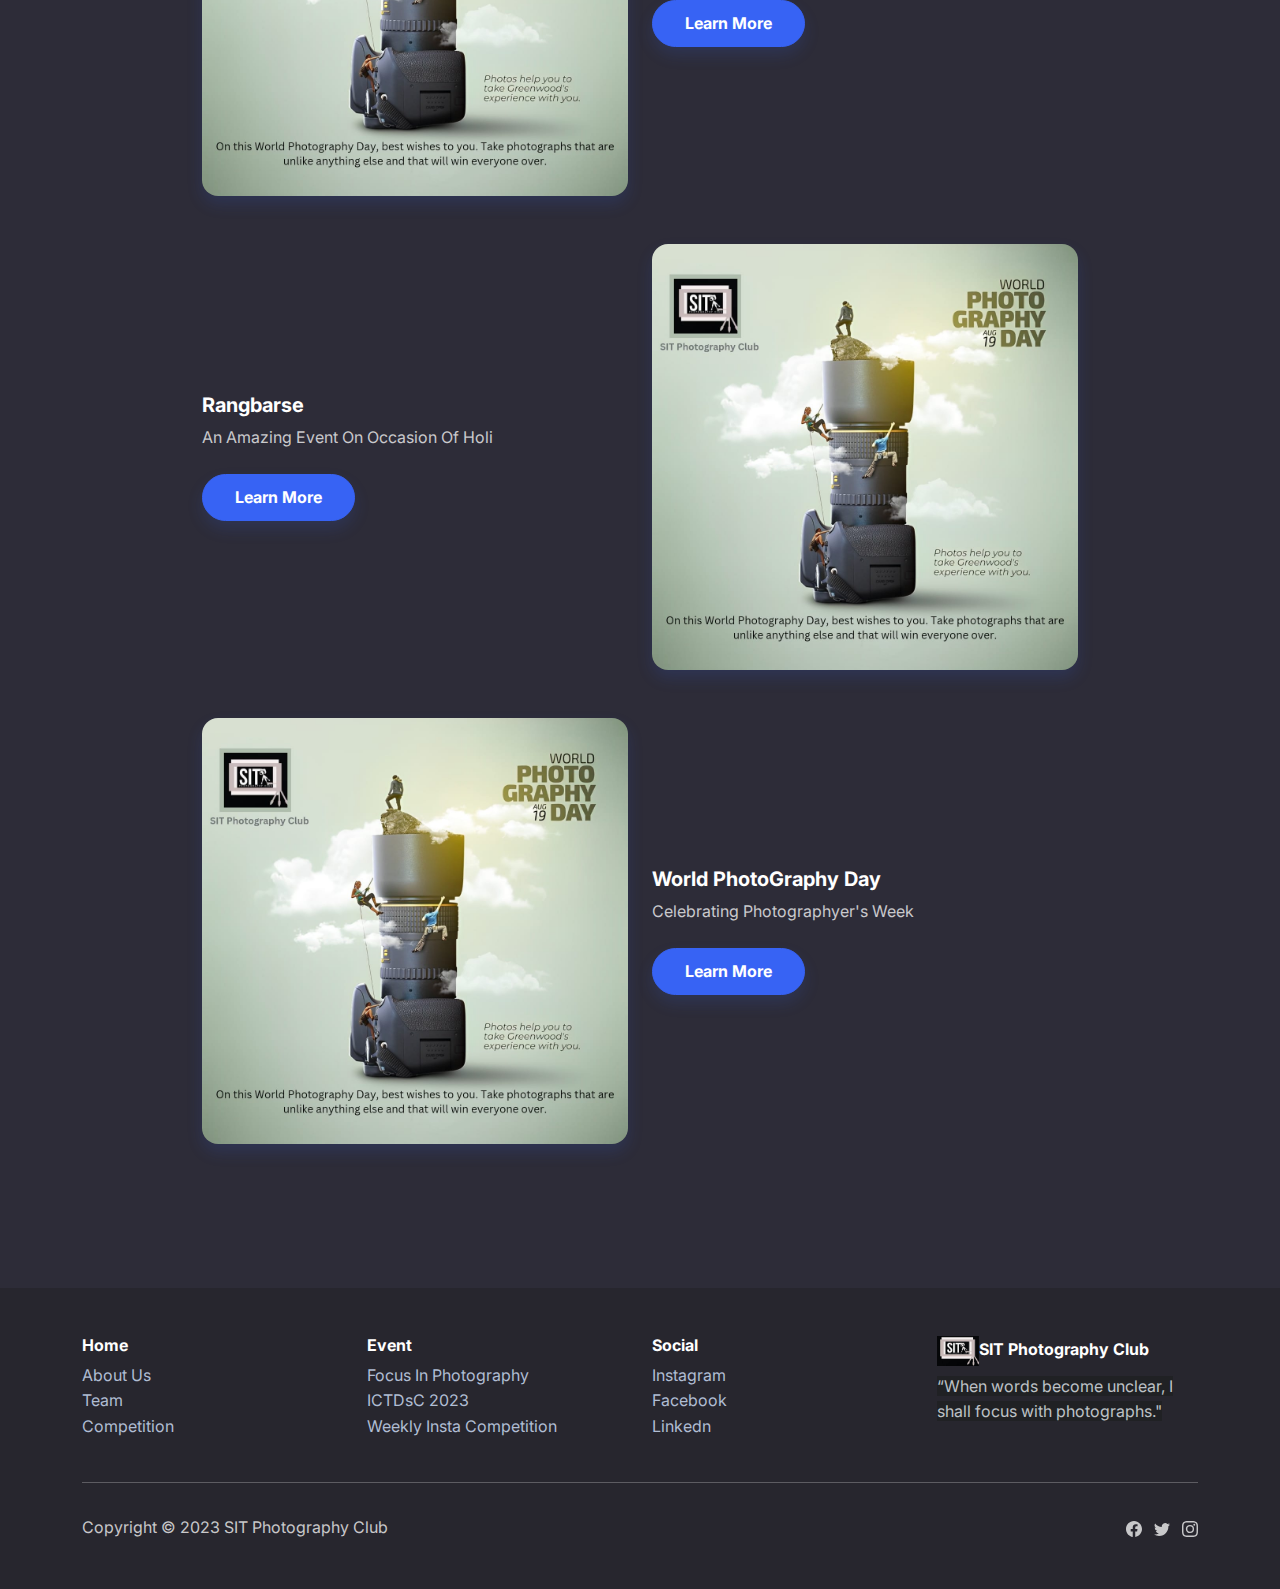
<file: event.html>
<!DOCTYPE html>
<html data-bs-theme="light" lang="en">

<head>
  <meta charset="utf-8">
  <meta name="viewport" content="width=device-width, initial-scale=1.0, shrink-to-fit=no">
  <title>Pricing - Brand</title>
  <link rel="stylesheet" href="assets/bootstrap/css/bootstrap.min.css?h=98121ceddb657cb87f50adae23abcecf">
  <link rel="stylesheet"
    href="https://fonts.googleapis.com/css?family=Inter:300italic,400italic,600italic,700italic,800italic,400,300,600,700,800&amp;display=swap">
  <link rel="stylesheet" href="assets/css/styles.min.css?h=c4794b4f8c37b33891da0130183ae6df">
</head>
<style>
  .event-div{display: flex;}
  .event-div-left{flex: 50%;}
  .event-div-right{flex: 50%;;}
  @media (max-width:596px) {
    .event-div{
    flex-direction: column;
    }
  }
</style>
<body>
  <nav class="navbar navbar-expand-md sticky-top py-3 navbar-dark" id="mainNav">
    <div class="container"><a class="navbar-brand d-flex align-items-center" href="/"></a><button
        data-bs-toggle="collapse" class="navbar-toggler" data-bs-target="#navcol-1"><span
          class="navbar-toggler-icon"></span></button><img src="assets/img/logo.png?h=82f4610a185f2a4efa5eb78ada7ff27e"
        width="104" height="63">
      <div class="collapse navbar-collapse" id="navcol-1">
        <ul class="navbar-nav mx-auto">
          <li class="nav-item"><a class="nav-link" href="index.html">Home</a></li>
          <li class="nav-item"><a class="nav-link nav-link" href="about-us.html">About Us</a></li>
          <li class="nav-item"><a class="nav-link nav-link" href="team.html">Team</a></li>
          <li class="nav-item"><a class="nav-link active nav-link" href="event.html">Event's</a></li>
          <li class="nav-item"><a class="nav-link nav-link" href="competition.html">Competition's</a></li>
        </ul><button class="btn btn-primary" type="button">Join Us</button>
        <ul class="navbar-nav">
          <li class="nav-item"></li>
          <li class="nav-item"></li>
          <li class="nav-item"></li>
        </ul>
      </div>
    </div>
  </nav>
  <section class="py-5">
    <div class="container py-5">
      <div class="row mb-4 mb-lg-5">
        <div class="col-md-8 col-xl-6 text-center mx-auto">
          <p class="fw-bold text-success mb-2">Event's</p>
          <h3 class="fw-bold">What we do for you</h3>
        </div>
      </div>
      <div class="row row-cols-1 row-cols-md-2 mx-auto" style="max-width: 900px;">
        <div class="col mb-5"><img class="rounded img-fluid shadow"
            src="event/ictdsc.jpg"></div>
        <div class="col d-md-flex align-items-md-end align-items-lg-center mb-5">
          <div>
            <h5 class="fw-bold">ICTDsC 2023&nbsp;</h5>
            <p class="text-muted mb-4">Responsible For Covering An International Educational Conference </p><a class="btn btn-primary shadow" type="button" href="https://ictdsc.in/">Learn More</a>
          </div>
        </div>
      </div>


      <div class="row row-cols-1 row-cols-md-2 mx-auto" style="max-width: 900px;">
        <div class="col order-md-last mb-5"><img class="rounded img-fluid shadow"
            src="event/intro.jpg"></div>
        <div class="col d-md-flex align-items-md-end align-items-lg-center mb-5">
          <div>
            <h5 class="fw-bold">Focus On Photography&nbsp;</h5>
            <p class="text-muted mb-4">An Amazing Session By Some Expert in Photography</p><a class="btn btn-primary shadow" type="button" href="https://instagram.com/sitphotoclub">Learn More</a>
          </div>
        </div>
      </div>



      <div class="row row-cols-1 row-cols-md-2 mx-auto" style="max-width: 900px;">
        <div class="col mb-5"><img class="rounded img-fluid shadow" src="event/weekly.jpg"></div>
        <div class="col d-md-flex align-items-md-end align-items-lg-center mb-5">
          <div>
            <h5 class="fw-bold">Weekly Instagram Event&nbsp;</h5>
            <p class="text-muted mb-4">Every Week-Different Topic,Different Winner </p><a class="btn btn-primary shadow" type="button" href="https://www.instagram.com/p/CuHUswzpQ4f/ ">Learn More</a>
          </div>
        </div>
      </div>



      <div class="row row-cols-1 row-cols-md-2 mx-auto" style="max-width: 900px;">
        <div class="col order-md-last mb-5"><img class="rounded img-fluid shadow"
            src="event/rangbarse.jpg"></div>
        <div class="col d-md-flex align-items-md-end align-items-lg-center mb-5">
          <div>
            <h5 class="fw-bold">Rangbarse&nbsp;</h5>
            <p class="text-muted mb-4">An Amazing Event On Occasion Of Holi</p><a class="btn btn-primary shadow" type="button" href="https://www.instagram.com/p/Cq28zwsBWyl/">Learn More</a>
          </div>
        </div>
      </div>


      <div class="row row-cols-1 row-cols-md-2 mx-auto" style="max-width: 900px;">
        <div class="col mb-5"><img class="rounded img-fluid shadow"
            src="event/wpd.jpg"></div>
        <div class="col d-md-flex align-items-md-end align-items-lg-center mb-5">
          <div>
            <h5 class="fw-bold">World PhotoGraphy Day&nbsp;</h5>
            <p class="text-muted mb-4">Celebrating Photographyer's Week</p><a class="btn btn-primary shadow" type="button" href="https://instagram.com/sitphotoclub">Learn More</a>
          </div>
        </div>
      </div>
    </div>
  </section>
</section>
  <footer class="bg-dark">
    <div class="container py-4 py-lg-5">
      <div class="row justify-content-center">
        <div class="col-sm-4 col-md-3 text-center text-lg-start d-flex flex-column">
          <h3 class="fs-6 fw-bold">Home</h3>
          <ul class="list-unstyled">
            <li><a href="about-us.html">About Us</a></li>
            <li><a href="team.html">Team</a></li>
            <li><a href="competition.html">Competition</a></li>
          </ul>
        </div>
        <div class="col-sm-4 col-md-3 text-center text-lg-start d-flex flex-column">
          <h3 class="fs-6 fw-bold">Event</h3>
          <ul class="list-unstyled">
            <li><a href="#">Focus In Photography</a></li>
            <li><a href="#">ICTDsC 2023</a></li>
            <li><a href="#">Weekly Insta Competition</a></li>
          </ul>
        </div>
        <div class="col-sm-4 col-md-3 text-center text-lg-start d-flex flex-column">
          <h3 class="fs-6 fw-bold">Social</h3>
          <ul class="list-unstyled">
            <li><a href="https://www.instagram.com/sitphotoclub/">Instagram</a></li>
            <li><a href="https://www.facebook.com/sitphotographyclubofficial/">Facebook</a></li>
            <li><a href="https://in.linkedin.com/company/sit-photography-club">Linkedn&nbsp;</a></li>
          </ul>
        </div>
        <div
          class="col-lg-3 text-center text-lg-start d-flex flex-column align-items-center order-first align-items-lg-start order-lg-last">
          <div class="fw-bold d-flex align-items-center mb-2"><span><img
                src="assets/img/logo.png?h=82f4610a185f2a4efa5eb78ada7ff27e" width="42" height="30">SIT Photography
              Club</span></div>
          <p class="text-muted"><span style="color: rgb(189, 193, 198); background-color: rgb(32, 33, 36);">“When words
              become unclear, I shall focus with photographs."</span><br><br></p>
        </div>
      </div>
      <hr>
      <div class="text-muted d-flex justify-content-between align-items-center pt-3">
        <p class="mb-0">Copyright © 2023 SIT Photography Club</p>
        <ul class="list-inline mb-0">
          <li class="list-inline-item"><svg xmlns="http://www.w3.org/2000/svg" width="1em" height="1em"
              fill="currentColor" viewBox="0 0 16 16" class="bi bi-facebook">
              <path
                d="M16 8.049c0-4.446-3.582-8.05-8-8.05C3.58 0-.002 3.603-.002 8.05c0 4.017 2.926 7.347 6.75 7.951v-5.625h-2.03V8.05H6.75V6.275c0-2.017 1.195-3.131 3.022-3.131.876 0 1.791.157 1.791.157v1.98h-1.009c-.993 0-1.303.621-1.303 1.258v1.51h2.218l-.354 2.326H9.25V16c3.824-.604 6.75-3.934 6.75-7.951z">
              </path>
            </svg></li>
          <li class="list-inline-item"><svg xmlns="http://www.w3.org/2000/svg" width="1em" height="1em"
              fill="currentColor" viewBox="0 0 16 16" class="bi bi-twitter">
              <path
                d="M5.026 15c6.038 0 9.341-5.003 9.341-9.334 0-.14 0-.282-.006-.422A6.685 6.685 0 0 0 16 3.542a6.658 6.658 0 0 1-1.889.518 3.301 3.301 0 0 0 1.447-1.817 6.533 6.533 0 0 1-2.087.793A3.286 3.286 0 0 0 7.875 6.03a9.325 9.325 0 0 1-6.767-3.429 3.289 3.289 0 0 0 1.018 4.382A3.323 3.323 0 0 1 .64 6.575v.045a3.288 3.288 0 0 0 2.632 3.218 3.203 3.203 0 0 1-.865.115 3.23 3.23 0 0 1-.614-.057 3.283 3.283 0 0 0 3.067 2.277A6.588 6.588 0 0 1 .78 13.58a6.32 6.32 0 0 1-.78-.045A9.344 9.344 0 0 0 5.026 15z">
              </path>
            </svg></li>
          <li class="list-inline-item"><svg xmlns="http://www.w3.org/2000/svg" width="1em" height="1em"
              fill="currentColor" viewBox="0 0 16 16" class="bi bi-instagram">
              <path
                d="M8 0C5.829 0 5.556.01 4.703.048 3.85.088 3.269.222 2.76.42a3.917 3.917 0 0 0-1.417.923A3.927 3.927 0 0 0 .42 2.76C.222 3.268.087 3.85.048 4.7.01 5.555 0 5.827 0 8.001c0 2.172.01 2.444.048 3.297.04.852.174 1.433.372 1.942.205.526.478.972.923 1.417.444.445.89.719 1.416.923.51.198 1.09.333 1.942.372C5.555 15.99 5.827 16 8 16s2.444-.01 3.298-.048c.851-.04 1.434-.174 1.943-.372a3.916 3.916 0 0 0 1.416-.923c.445-.445.718-.891.923-1.417.197-.509.332-1.09.372-1.942C15.99 10.445 16 10.173 16 8s-.01-2.445-.048-3.299c-.04-.851-.175-1.433-.372-1.941a3.926 3.926 0 0 0-.923-1.417A3.911 3.911 0 0 0 13.24.42c-.51-.198-1.092-.333-1.943-.372C10.443.01 10.172 0 7.998 0h.003zm-.717 1.442h.718c2.136 0 2.389.007 3.232.046.78.035 1.204.166 1.486.275.373.145.64.319.92.599.28.28.453.546.598.92.11.281.24.705.275 1.485.039.843.047 1.096.047 3.231s-.008 2.389-.047 3.232c-.035.78-.166 1.203-.275 1.485a2.47 2.47 0 0 1-.599.919c-.28.28-.546.453-.92.598-.28.11-.704.24-1.485.276-.843.038-1.096.047-3.232.047s-2.39-.009-3.233-.047c-.78-.036-1.203-.166-1.485-.276a2.478 2.478 0 0 1-.92-.598 2.48 2.48 0 0 1-.6-.92c-.109-.281-.24-.705-.275-1.485-.038-.843-.046-1.096-.046-3.233 0-2.136.008-2.388.046-3.231.036-.78.166-1.204.276-1.486.145-.373.319-.64.599-.92.28-.28.546-.453.92-.598.282-.11.705-.24 1.485-.276.738-.034 1.024-.044 2.515-.045v.002zm4.988 1.328a.96.96 0 1 0 0 1.92.96.96 0 0 0 0-1.92zm-4.27 1.122a4.109 4.109 0 1 0 0 8.217 4.109 4.109 0 0 0 0-8.217zm0 1.441a2.667 2.667 0 1 1 0 5.334 2.667 2.667 0 0 1 0-5.334z">
              </path>
            </svg></li>
        </ul>
      </div>
    </div>
  </footer>
  <script src="assets/bootstrap/js/bootstrap.min.js?h=b4349cf7232e6b66621e089f2b9beee5"></script>
  <script src="assets/js/script.min.js?h=9a9b12d9479055b6ccf322643488f6dd"></script>
</body>

</html>
</file>
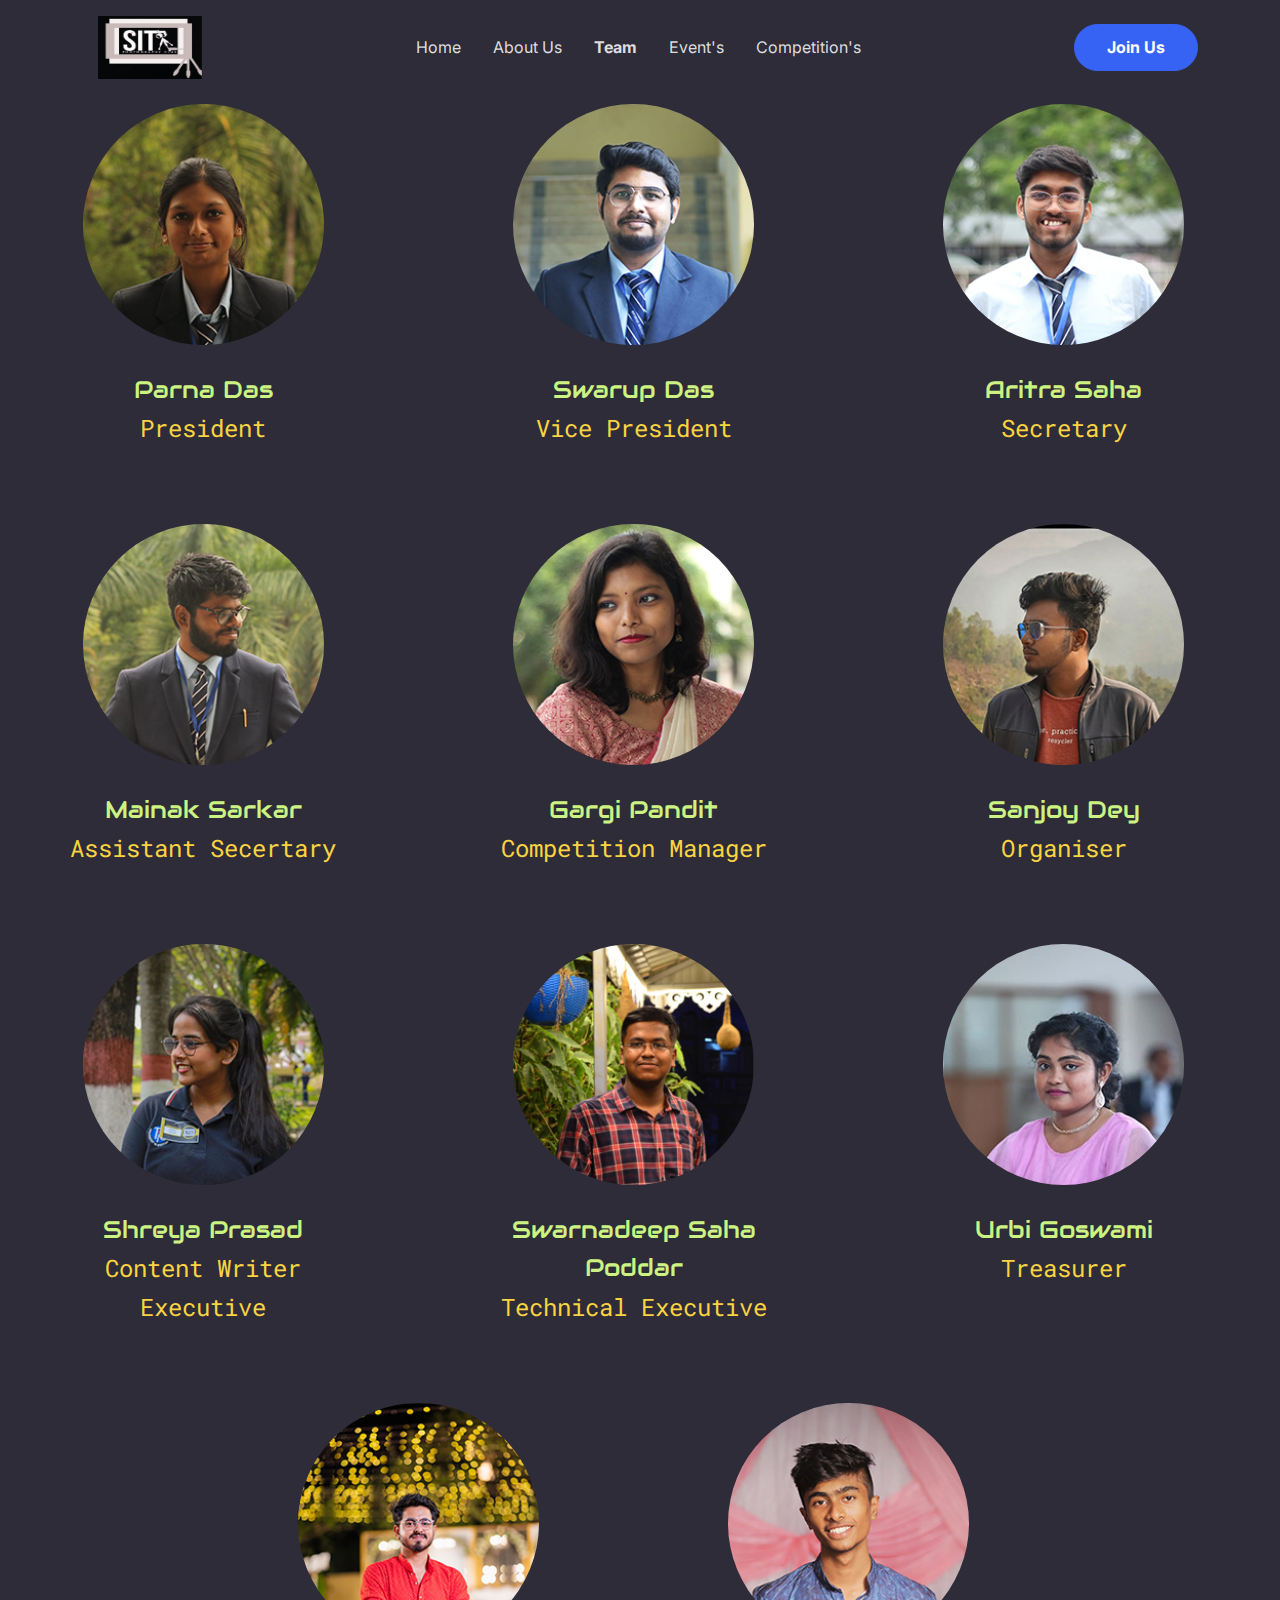
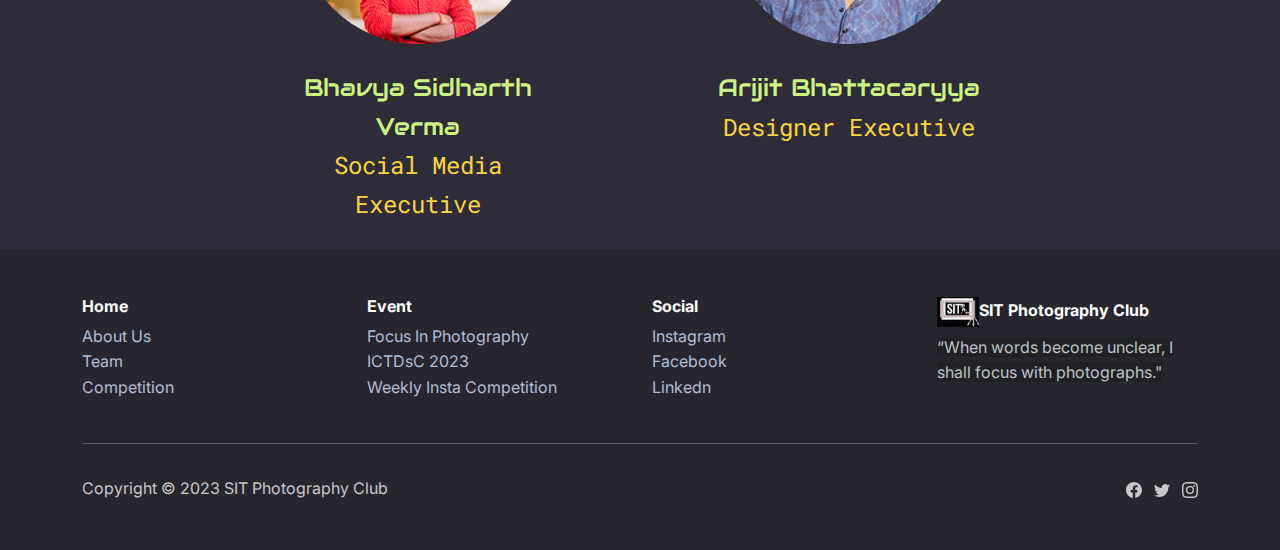
<file: team.html>
<!DOCTYPE html>
<html data-bs-theme="light" lang="en">

<head>
  <meta charset="utf-8">
  <meta name="viewport" content="width=device-width, initial-scale=1.0, shrink-to-fit=no">
  <title>Projects - Brand</title>
  <link rel="stylesheet" href="assets/bootstrap/css/bootstrap.min.css?h=98121ceddb657cb87f50adae23abcecf">
  <link rel="stylesheet"
    href="https://fonts.googleapis.com/css?family=Inter:300italic,400italic,600italic,700italic,800italic,400,300,600,700,800&amp;display=swap">
  <link rel="stylesheet" href="assets/css/styles.min.css?h=c4794b4f8c37b33891da0130183ae6df">
</head>
<style>
@import url('https://fonts.googleapis.com/css2?family=Roboto+Mono:ital,wght@1,100&display=swap');
@import url('https://fonts.googleapis.com/css2?family=Audiowide&display=swap'); 
.Main{width: 99%;}
.team-div{text-align: center;padding: 0;;}
  .team-card{width: 70%;margin: auto;transition: width 1s ease-in 0s;border-radius: 20px;}

 .team-card-img{border-radius: 50%;width: 80%;}
 .team-card:hover{scale:1.2}
 .team-card-name{color: #f9d342;font-family: 'Roboto Mono', monospace;font-size:150%;}
 .team-card-post{color:#ccf281;font-family: 'Audiowide', cursive;font-size:150%;}
</style>


<body>
  <nav class="navbar navbar-expand-md sticky-top py-3 navbar-dark" id="mainNav">
    <div class="container"><a class="navbar-brand d-flex align-items-center" href="/"></a><button
        data-bs-toggle="collapse" class="navbar-toggler" data-bs-target="#navcol-1"><span
          class="navbar-toggler-icon"></span></button><img src="assets/img/logo.png?h=82f4610a185f2a4efa5eb78ada7ff27e"
        width="104" height="63">
      <div class="collapse navbar-collapse" id="navcol-1">
        <ul class="navbar-nav mx-auto">
          <li class="nav-item"><a class="nav-link" href="index.html">Home</a></li>
          <li class="nav-item"><a class="nav-link nav-link" href="about-us.html">About Us</a></li>
          <li class="nav-item"><a class="nav-link active nav-link" href="team.html">Team</a></li>
          <li class="nav-item"><a class="nav-link nav-link" href="event.html">Event's</a></li>
          <li class="nav-item"><a class="nav-link nav-link" href="competition.html">Competition's</a></li>
        </ul><button class="btn btn-primary" type="button">Join Us</button>
        <ul class="navbar-nav">
          <li class="nav-item"></li>
          <li class="nav-item"></li>
          <li class="nav-item"></li>
        </ul>
      </div>
    </div>
  </nav>
  <section class="Main">
    <h1 class="Team-Heading"></h1>
    <div class="row">

      <div class="team-div col-sm-4">
        <div class="team-card">
          <img class="team-card-img" src="team/1.jpg"><br/><br />
          <p1 class="team-card-post">Parna Das</p1><br />
          <p1 class="team-card-name">President</p1><br />
        </div>
        <br />
      </div>
<br />
      <div class="team-div col-sm-4">
        <div class="team-card">
          <img class="team-card-img" src="team/2.jpg"><br/><br />
          <p1 class="team-card-post">Swarup Das</p1><br />
          <p1 class="team-card-name">Vice President</p1><br />
        </div>
        <br />
      </div>
<br />
      <div class="team-div col-sm-4">
        <div class="team-card">
          <img class="team-card-img" src="team/3.jpg"><br/><br />
          <p1 class="team-card-post">Aritra Saha</p1><br />
          <p1 class="team-card-name">Secretary</p1><br />
        </div>
        <br />
      </div>
    </div>

    <br />
    <br />

    <div class="row">

      <div class="team-div col-sm-4">
        <div class="team-card">
          <img class="team-card-img" src="team/4.jpg"><br/><br />
          <p1 class="team-card-post">Mainak Sarkar</p1><br />
          <p1 class="team-card-name">Assistant Secertary</p1><br />
        </div>
        <br />
      </div>
<br />
      <div class="team-div col-sm-4">
        <div class="team-card">
          <img class="team-card-img" src="team/5.jpg"><br/><br />
          <p1 class="team-card-post">Gargi Pandit</p1><br />
          <p1 class="team-card-name">Competition Manager</p1><br />
        </div>
        <br />
      </div>
<br />
      <div class="team-div col-sm-4">
        <div class="team-card">
          <img class="team-card-img" src="team/6..jpg"><br/><br />
          <p1 class="team-card-post">Sanjoy Dey</p1><br />
          <p1 class="team-card-name">Organiser</p1><br />
        </div>
        <br />
      </div>
    </div>

    <br />
    <br />

    <div class="row">

      <div class="team-div col-sm-4">
        <div class="team-card">
          <img class="team-card-img" src="team/7.jpg"><br/><br />
          <p1 class="team-card-post">Shreya Prasad</p1><br />
          <p1 class="team-card-name">Content Writer Executive</p1><br />
        </div>
        <br />
      </div>
<br />
      <div class="team-div col-sm-4">
        <div class="team-card">
          <img class="team-card-img" src="team/8.jpg"><br/><br />
          <p1 class="team-card-post">Swarnadeep Saha Poddar</p1><br />
          <p1 class="team-card-name">Technical Executive</p1><br />
        </div>
        <br />
      </div>
<br />
      <div class="team-div col-sm-4">
        <div class="team-card">
          <img class="team-card-img" src="team/9.jpg"><br/><br />
          <p1 class="team-card-post">Urbi Goswami</p1><br />
          <p1 class="team-card-name">Treasurer</p1><br />
        </div>
        <br />
      </div>
    </div>
    <br />
    <br />

    <div class="row">
      <div class="team-div col-sm-2">
      </div>

      <div class="team-div col-sm-4">
        <div class="team-card">
          <img class="team-card-img" src="team/10.jpg"><br/><br />
          <p1 class="team-card-post">Bhavya Sidharth Verma</p1><br />
          <p1 class="team-card-name">Social Media Executive</p1><br />
        </div>
        <br />
      </div>
<br />
      <div class="team-div col-sm-4">
        <div class="team-card">
          <img class="team-card-img" src="team/11.jpg"><br/><br />
          <p1 class="team-card-post">Arijit Bhattacaryya</p1><br />
          <p1 class="team-card-name">Designer Executive</p1><br />
        </div>
        <br />
      </div>
      <div class="team-div col-sm-2">
      </div>


  </section>
  <footer class="bg-dark">
    <div class="container py-4 py-lg-5">
      <div class="row justify-content-center">
        <div class="col-sm-4 col-md-3 text-center text-lg-start d-flex flex-column">
          <h3 class="fs-6 fw-bold">Home</h3>
          <ul class="list-unstyled">
            <li><a href="about-us.html">About Us</a></li>
            <li><a href="team.html">Team</a></li>
            <li><a href="competition.html">Competition</a></li>
          </ul>
        </div>
        <div class="col-sm-4 col-md-3 text-center text-lg-start d-flex flex-column">
          <h3 class="fs-6 fw-bold">Event</h3>
          <ul class="list-unstyled">
            <li><a href="#">Focus In Photography</a></li>
            <li><a href="#">ICTDsC 2023</a></li>
            <li><a href="#">Weekly Insta Competition</a></li>
          </ul>
        </div>
        <div class="col-sm-4 col-md-3 text-center text-lg-start d-flex flex-column">
          <h3 class="fs-6 fw-bold">Social</h3>
          <ul class="list-unstyled">
            <li><a href="https://www.instagram.com/sitphotoclub/">Instagram</a></li>
            <li><a href="https://www.facebook.com/sitphotographyclubofficial/">Facebook</a></li>
            <li><a href="https://in.linkedin.com/company/sit-photography-club">Linkedn&nbsp;</a></li>
          </ul>
        </div>
        <div
          class="col-lg-3 text-center text-lg-start d-flex flex-column align-items-center order-first align-items-lg-start order-lg-last">
          <div class="fw-bold d-flex align-items-center mb-2"><span><img
                src="assets/img/logo.png?h=82f4610a185f2a4efa5eb78ada7ff27e" width="42" height="30">SIT Photography
              Club</span></div>
          <p class="text-muted"><span style="color: rgb(189, 193, 198); background-color: rgb(32, 33, 36);">“When words
              become unclear, I shall focus with photographs."</span><br><br></p>
        </div>
      </div>
      <hr>
      <div class="text-muted d-flex justify-content-between align-items-center pt-3">
        <p class="mb-0">Copyright © 2023 SIT Photography Club</p>
        <ul class="list-inline mb-0">
          <li class="list-inline-item"><svg xmlns="http://www.w3.org/2000/svg" width="1em" height="1em"
              fill="currentColor" viewBox="0 0 16 16" class="bi bi-facebook">
              <path
                d="M16 8.049c0-4.446-3.582-8.05-8-8.05C3.58 0-.002 3.603-.002 8.05c0 4.017 2.926 7.347 6.75 7.951v-5.625h-2.03V8.05H6.75V6.275c0-2.017 1.195-3.131 3.022-3.131.876 0 1.791.157 1.791.157v1.98h-1.009c-.993 0-1.303.621-1.303 1.258v1.51h2.218l-.354 2.326H9.25V16c3.824-.604 6.75-3.934 6.75-7.951z">
              </path>
            </svg></li>
          <li class="list-inline-item"><svg xmlns="http://www.w3.org/2000/svg" width="1em" height="1em"
              fill="currentColor" viewBox="0 0 16 16" class="bi bi-twitter">
              <path
                d="M5.026 15c6.038 0 9.341-5.003 9.341-9.334 0-.14 0-.282-.006-.422A6.685 6.685 0 0 0 16 3.542a6.658 6.658 0 0 1-1.889.518 3.301 3.301 0 0 0 1.447-1.817 6.533 6.533 0 0 1-2.087.793A3.286 3.286 0 0 0 7.875 6.03a9.325 9.325 0 0 1-6.767-3.429 3.289 3.289 0 0 0 1.018 4.382A3.323 3.323 0 0 1 .64 6.575v.045a3.288 3.288 0 0 0 2.632 3.218 3.203 3.203 0 0 1-.865.115 3.23 3.23 0 0 1-.614-.057 3.283 3.283 0 0 0 3.067 2.277A6.588 6.588 0 0 1 .78 13.58a6.32 6.32 0 0 1-.78-.045A9.344 9.344 0 0 0 5.026 15z">
              </path>
            </svg></li>
          <li class="list-inline-item"><svg xmlns="http://www.w3.org/2000/svg" width="1em" height="1em"
              fill="currentColor" viewBox="0 0 16 16" class="bi bi-instagram">
              <path
                d="M8 0C5.829 0 5.556.01 4.703.048 3.85.088 3.269.222 2.76.42a3.917 3.917 0 0 0-1.417.923A3.927 3.927 0 0 0 .42 2.76C.222 3.268.087 3.85.048 4.7.01 5.555 0 5.827 0 8.001c0 2.172.01 2.444.048 3.297.04.852.174 1.433.372 1.942.205.526.478.972.923 1.417.444.445.89.719 1.416.923.51.198 1.09.333 1.942.372C5.555 15.99 5.827 16 8 16s2.444-.01 3.298-.048c.851-.04 1.434-.174 1.943-.372a3.916 3.916 0 0 0 1.416-.923c.445-.445.718-.891.923-1.417.197-.509.332-1.09.372-1.942C15.99 10.445 16 10.173 16 8s-.01-2.445-.048-3.299c-.04-.851-.175-1.433-.372-1.941a3.926 3.926 0 0 0-.923-1.417A3.911 3.911 0 0 0 13.24.42c-.51-.198-1.092-.333-1.943-.372C10.443.01 10.172 0 7.998 0h.003zm-.717 1.442h.718c2.136 0 2.389.007 3.232.046.78.035 1.204.166 1.486.275.373.145.64.319.92.599.28.28.453.546.598.92.11.281.24.705.275 1.485.039.843.047 1.096.047 3.231s-.008 2.389-.047 3.232c-.035.78-.166 1.203-.275 1.485a2.47 2.47 0 0 1-.599.919c-.28.28-.546.453-.92.598-.28.11-.704.24-1.485.276-.843.038-1.096.047-3.232.047s-2.39-.009-3.233-.047c-.78-.036-1.203-.166-1.485-.276a2.478 2.478 0 0 1-.92-.598 2.48 2.48 0 0 1-.6-.92c-.109-.281-.24-.705-.275-1.485-.038-.843-.046-1.096-.046-3.233 0-2.136.008-2.388.046-3.231.036-.78.166-1.204.276-1.486.145-.373.319-.64.599-.92.28-.28.546-.453.92-.598.282-.11.705-.24 1.485-.276.738-.034 1.024-.044 2.515-.045v.002zm4.988 1.328a.96.96 0 1 0 0 1.92.96.96 0 0 0 0-1.92zm-4.27 1.122a4.109 4.109 0 1 0 0 8.217 4.109 4.109 0 0 0 0-8.217zm0 1.441a2.667 2.667 0 1 1 0 5.334 2.667 2.667 0 0 1 0-5.334z">
              </path>
            </svg></li>
        </ul>
      </div>
    </div>
  </footer>
  <script src="assets/bootstrap/js/bootstrap.min.js?h=b4349cf7232e6b66621e089f2b9beee5"></script>
  <script src="assets/js/script.min.js?h=9a9b12d9479055b6ccf322643488f6dd"></script>
</body>

</html>
</file>
<file: assets/css/styles.min.css>
:root {
    --bs-blue: #444444;
    --bs-gradient: linear-gradient(180deg, rgba(255, 255, 255, 0.15), rgba(255, 255, 255, 0));
    --bs-border-width: 1px;
    --bs-border-style: solid;
    --bs-border-color: #dee2e6;
    --bs-border-color-translucent: rgba(0, 0, 0, 0.175);
    --bs-border-radius: 1rem;
    --bs-border-radius-sm: 1rem;
    --bs-border-radius-lg: 1rem;
    --bs-border-radius-xl: 1rem;
    --bs-border-radius-2xl: 2rem;
    --bs-border-radius-pill: 50rem
}
</file>
